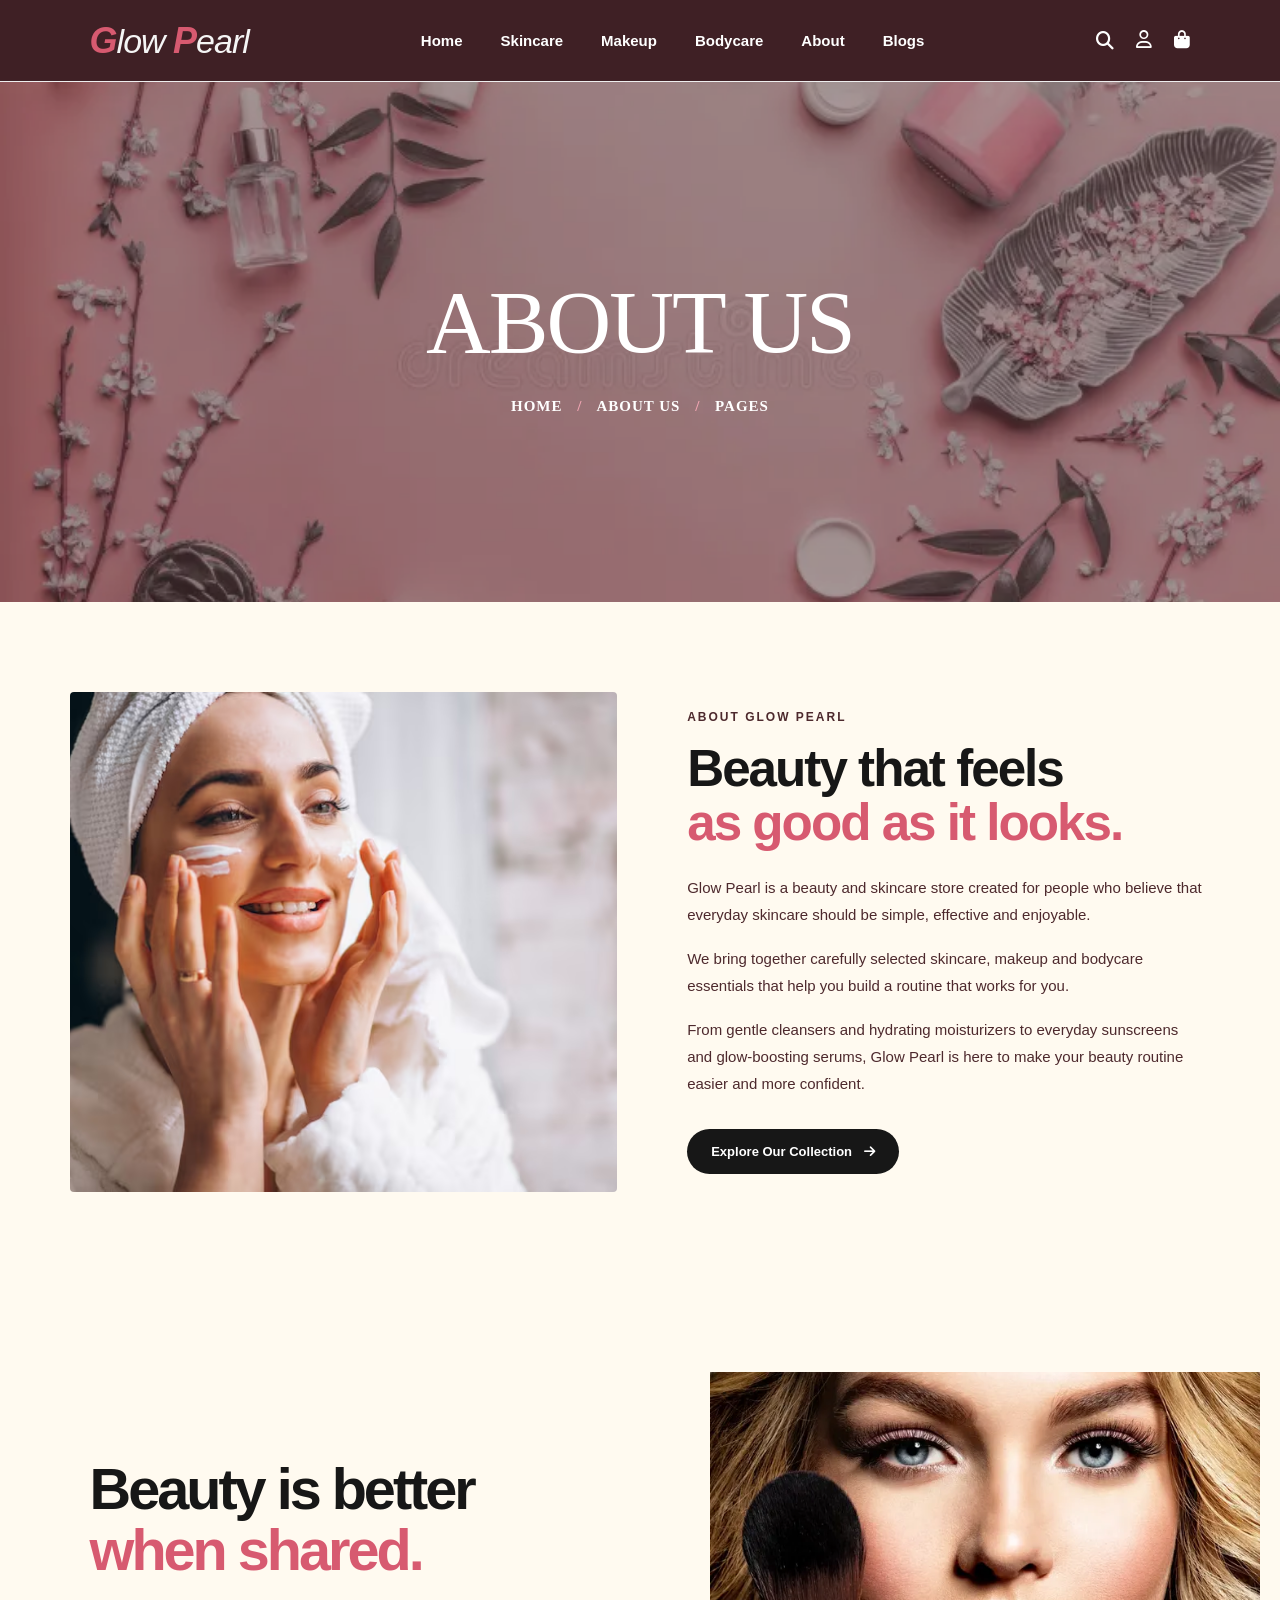
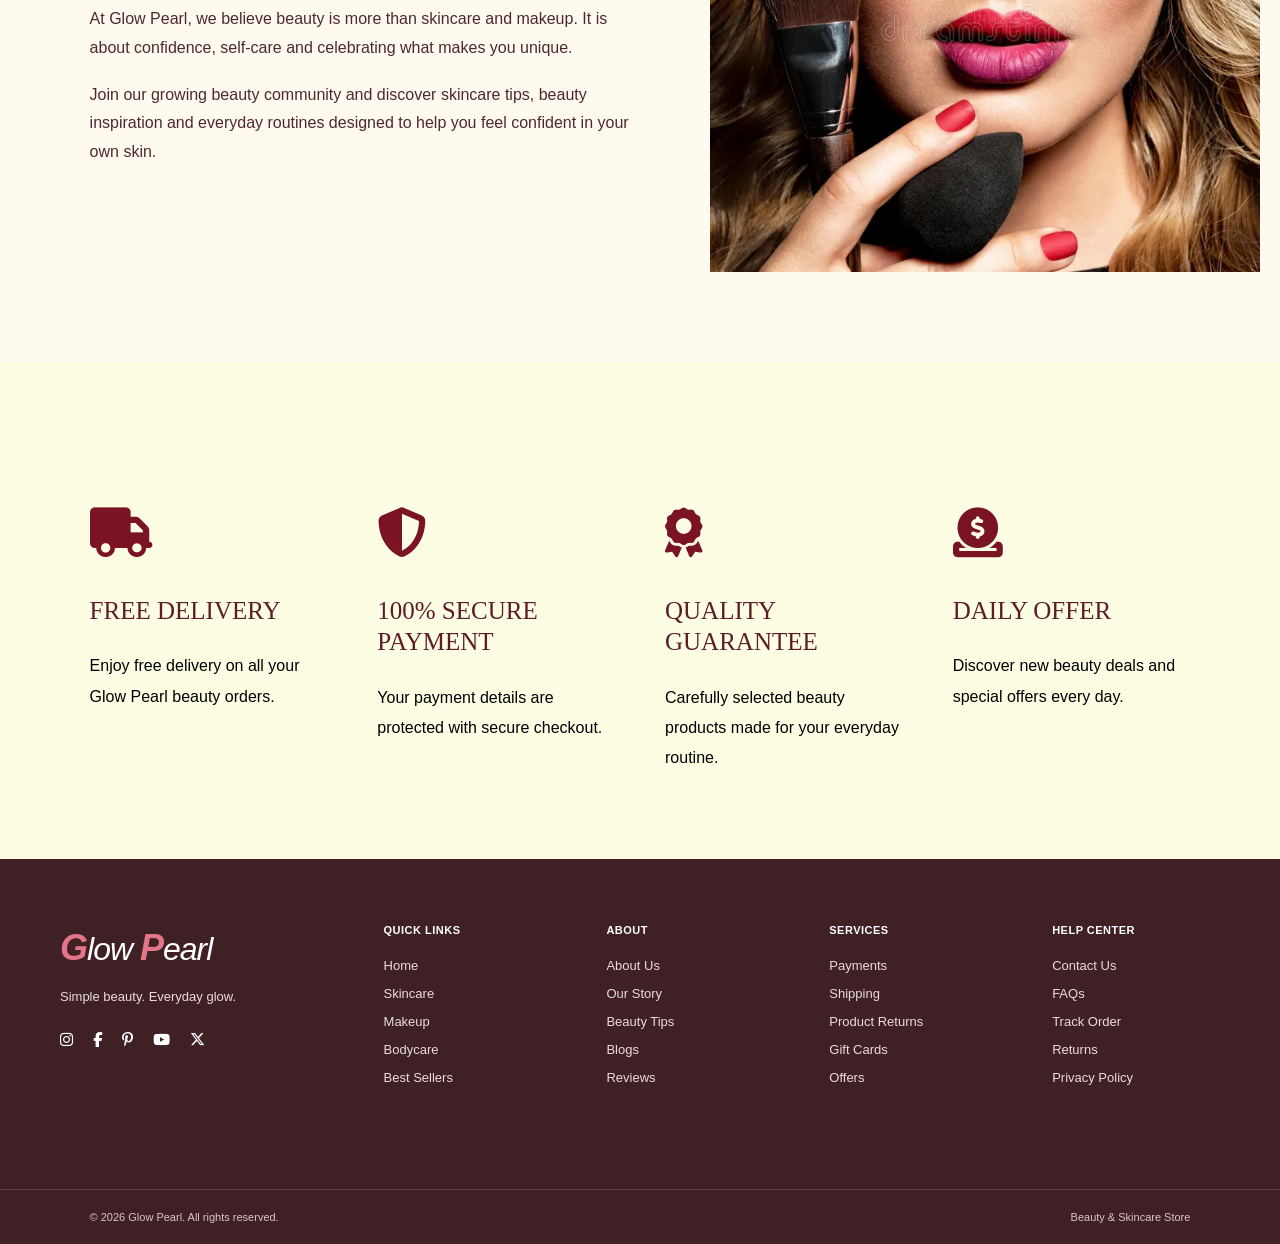
<file: about.html>
<!DOCTYPE html>
<html lang="en">

<head>
    <meta charset="UTF-8">
    <meta name="viewport" content="width=device-width, initial-scale=1.0">
      <link rel = "icon" href = "gp.jpg"></a>
    <title> About Us| Glow Pearl</title>
    <link rel="stylesheet" href="about.css">
    <link rel="stylesheet"
        href="https://cdnjs.cloudflare.com/ajax/libs/font-awesome/6.5.2/css/all.min.css">
</head>
<body>
    <header class="navbar">
        <div class="logo">
  <span class="highlight">G</span>low <span class="highlight">P</span>earl
        </div>
        <nav class="nav-links">
            <a href="index.html">Home</a>
            <a href="skincare.html">Skincare</a>
            <a href="makeup.html">Makeup</a>
            <a href="bodycare.html">Bodycare</a>
            <a href="about.html">About</a>
            <a href="blog.html">Blogs</a>
        </nav>
        <div class="nav-icons">
            <i class="fa-solid fa-magnifying-glass"></i>
            <a href="login.html">
                <i class="fa-regular fa-user"></i>
            </a>
            <a href="cart.html">
                <i class="fa-solid fa-bag-shopping"></i>
                </a>
        </div>
    </header>
    <main>
        <section class="about-hero">
            <img src="images/aboutpage.webp" alt="Glow Pearl Beauty Products">
            <div class="about-overlay"></div>
            <div class="about-hero-content">
                <h1>ABOUT US</h1>
                <p>
                    HOME
                    <span>/</span>
                    ABOUT US
                    <span>/</span>
                    PAGES
                </p>
            </div>
        </div>
            </section>
            <section class="about-intro">
                <div class="about-image">
                    <img src="images/about1.avif"
                         alt="Glow Pearl Skincare Products">
                </div>
                <div class="about-content">
                    <p class="about-small-title">
                        ABOUT GLOW PEARL
                    </p>
                    <h2>
                        Beauty that feels
                        <span>as good as it looks.</span>
                    </h2>
                    <p>
                        Glow Pearl is a beauty and skincare store created
                        for people who believe that everyday skincare should
                        be simple, effective and enjoyable.
                    </p>
                    <p>
                        We bring together carefully selected skincare,
                        makeup and bodycare essentials that help you build
                        a routine that works for you.
                    </p>
                    <p>
                        From gentle cleansers and hydrating moisturizers
                        to everyday sunscreens and glow-boosting serums,
                        Glow Pearl is here to make your beauty routine
                        easier and more confident.
                    </p>
                    <a href="#" class="about-btn">
                        Explore Our Collection
                        <i class="fa-solid fa-arrow-right"></i>
                    </a>
                </div>
                </section>
                <section class="community-section">
                    <div class="community-content">
                        <h2>
                            Beauty is better
                            <span>when shared.</span>
                        </h2>
                        <p>
                            At Glow Pearl, we believe beauty is more than skincare
                            and makeup. It is about confidence, self-care and
                            celebrating what makes you unique.
                        </p>
                        <p>
                            Join our growing beauty community and discover
                            skincare tips, beauty inspiration and everyday
                            routines designed to help you feel confident in
                            your own skin.
                        </p>
                </div>
                <div class="community-image">
                    <img src="images/about2.webp" alt="Glow Pearl Beauty Community">
                </div>
                </section>

<section class="benefits-section">
    <div class="benefit-card">
        <div class="benefit-icon">
            <i class="fa-solid fa-truck"></i>
        </div>
        <h3>FREE DELIVERY</h3>
        <p>
            Enjoy free delivery on all your
            Glow Pearl beauty orders.
        </p>
    </div>
    <div class="benefit-card">
        <div class="benefit-icon">
            <i class="fa-solid fa-shield-halved"></i>
        </div>
        <h3>100% SECURE PAYMENT</h3>
        <p>
            Your payment details are protected
            with secure checkout.
        </p>
    </div>
    <div class="benefit-card">
        <div class="benefit-icon">
            <i class="fa-solid fa-award"></i>
        </div>
        <h3>QUALITY GUARANTEE</h3>
        <p>
            Carefully selected beauty products
            made for your everyday routine.
        </p>
    </div>
    <div class="benefit-card">
        <div class="benefit-icon">
            <i class="fa-solid fa-circle-dollar-to-slot"></i>
        </div>
        <h3>DAILY OFFER</h3>
        <p>
            Discover new beauty deals and
            special offers every day.
        </p>
    </div>
</section>

<footer class="footer">
    <div class="footer-container">
        <div class="footer-brand">
            <div class="footer-logo">
                <span>G</span>low <span>P</span>earl
            </div>
            <p>
                Simple beauty. Everyday glow.
            </p>
            <div class="social-icons">
                    <i class="fa-brands fa-instagram"></i> 
                    <i class="fa-brands fa-facebook-f"></i>
                    <i class="fa-brands fa-pinterest-p"></i>
                    <i class="fa-brands fa-youtube"></i>
                    <i class="fa-brands fa-x-twitter"></i>
            </div>
        </div>
        <div class="footer-column">
            <h3>QUICK LINKS</h3>
            <a href="#">Home</a>
            <a href="#">Skincare</a>
            <a href="#">Makeup</a>
            <a href="#">Bodycare</a>
            <a href="#">Best Sellers</a>
        </div>
        <div class="footer-column">
            <h3>ABOUT</h3>
            <a href="#">About Us</a>
            <a href="#">Our Story</a>
            <a href="#">Beauty Tips</a>
            <a href="#">Blogs</a>
            <a href="#">Reviews</a>
        </div>
        <div class="footer-column">
            <h3>SERVICES</h3>
            <a href="#">Payments</a>
            <a href="#">Shipping</a>
            <a href="#">Product Returns</a>
            <a href="#">Gift Cards</a>
            <a href="#">Offers</a>
        </div>
        <div class="footer-column">
            <h3>HELP CENTER</h3>
            <a href="#">Contact Us</a>
            <a href="#">FAQs</a>
            <a href="#">Track Order</a>
            <a href="#">Returns</a>
            <a href="#">Privacy Policy</a>
        </div>
    </div>
    <div class="footer-bottom">
        <p>
            © 2026 Glow Pearl. All rights reserved.
        </p>
        <p>
            Beauty & Skincare Store
        </p>
    </div>
</footer>
    </main>
    </body>
    </html>
</file>
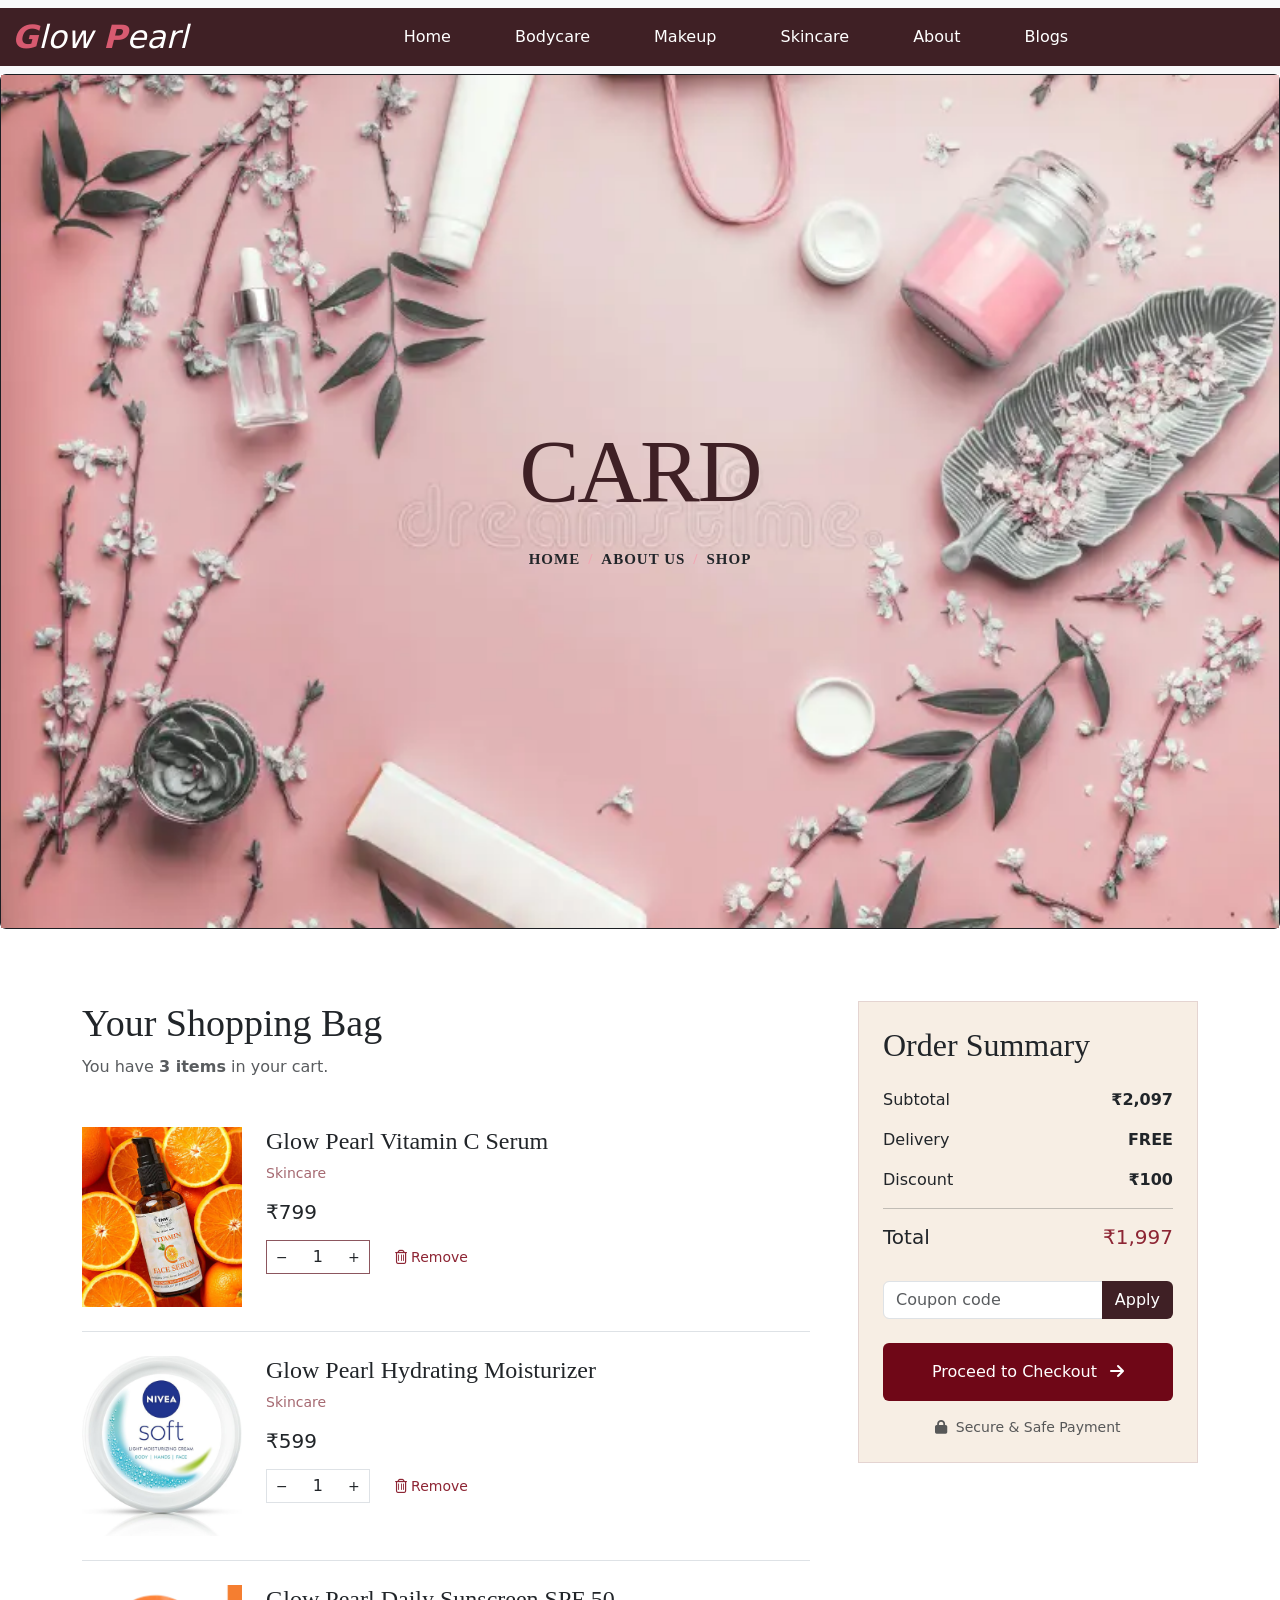
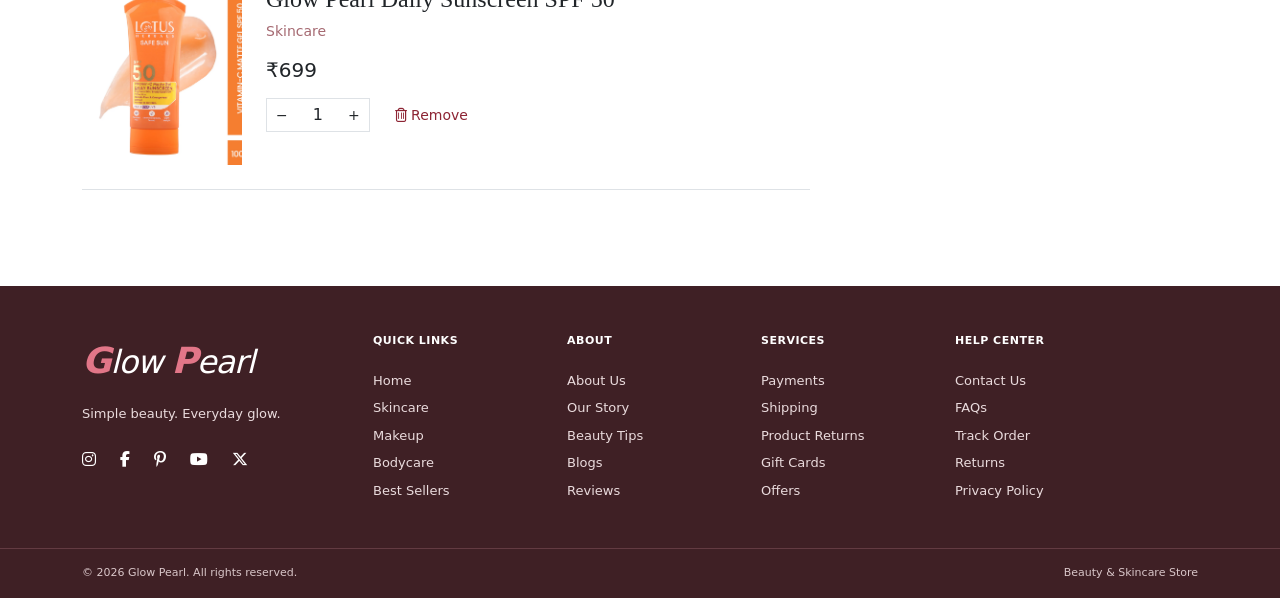
<file: cart.html>
<!DOCTYPE html>
<html lang="en">
<head>
    <meta charset="UTF-8">
    <meta name="viewport" content="width=device-width, initial-scale=1.0">
      <link rel = "icon" href = "gp.jpg"></a>
    <title>Glow Pearl | Beauty & Skincare</title>
    <link href="https://cdn.jsdelivr.net/npm/bootstrap@5.0.2/dist/css/bootstrap.min.css" rel="stylesheet" integrity="sha384-EVSTQN3/azprG1Anm3QDgpJLIm9Nao0Yz1ztcQTwFspd3yD65VohhpuuCOmLASjC" crossorigin="anonymous">
    <link rel="stylesheet"
        href="https://cdnjs.cloudflare.com/ajax/libs/font-awesome/6.5.2/css/all.min.css">
</head>
<body>

    <nav class="navbar navbar-expand-lg navbar-light bg-light">
      <div class="container-fluid"  style="background-color: #3f2025;">
        <a class="navbar-brand fst-italic fs-2 text-white" href="#">
          <span class="fw-bold" style="color: #d75a70;">G</span>low
          <span class="fw-bold" style="color: #d75a70;">P</span>earl
      </a>        <button class="navbar-toggler" style="color: #d75a70;" type="button" data-bs-toggle="collapse" data-bs-target="#navbarScroll" aria-controls="navbarScroll" aria-expanded="false" aria-label="Toggle navigation">
          <span class="navbar-toggler-icon"></span>
        </button>
        <div class="collapse navbar-collapse" id="navbarScroll">
          <ul class="navbar-nav me-auto ms-auto my-2 my-lg-0 navbar-nav-scroll d-flex gap-5 " style="--bs-scroll-height: 100px;">
            <li class="nav-item">
                <a class="nav-link active" aria-current="page" style="color: white;" href="index.html">Home</a>
              </li>
            <li class="nav-item">
              <a class="nav-link active" aria-current="page" style="color: white;" href="bodycare.html">Bodycare</a>
            </li>
            <li class="nav-item">
              <a class="nav-link active" aria-current="page" style="color: white;" href="makeup.html">Makeup</a>
            </li> 
            <li class="nav-item">
              <a class="nav-link active" aria-current="page" style="color: white;" href="skincare.html">Skincare</a>
            </li> 
            <li class="nav-item">
              <a class="nav-link active" aria-current="page" style="color: white;" href="about.html">About</a>
            </li> 
            <li class="nav-item">
              <a class="nav-link active" aria-current="page" style="color: white;" href="blog.html">Blogs</a>
            </li>
            </li>
          </ul>
        </div>
      </div>
    </nav>
    <div class="card bg-dark"> 
      <img src="images/aboutpage.webp" class="w-100 h-100 object-fit-cover d-block" alt="Glow Pearl Beauty Products">
      <div class="card-img-overlay">
    <div class="position-absolute top-50 start-50 translate-middle text-center w-100">
<h1 class="mb-4" style="font-size: clamp(55px, 7vw, 90px); color: #3f2025;
       font-family: Cambria, Cochin, Georgia, serif;
       font-weight: 500;
       letter-spacing: -2px;">CARD</h1>
<p class="fw-semibold" style="font-size: 15px;font-family: Cambria, Cochin, Georgia, serif;letter-spacing: 1px;">
HOME<span class="mx-2" style="color: #f2a5b3;">/</span>ABOUT US<span class="mx-2" style="color: #f2a5b3;">/</span>SHOP</p>
</div>
</div>
</div>
<section class="py-5">
<div class="container py-4">
<div class="row g-5">
<div class="col-lg-8">
<div class="mb-4">
<h2 style="font-family:Cambria, Georgia, serif;font-size:38px;">Your Shopping Bag</h2>
<p class="text-muted">
    You have <strong>3 items</strong>
    in your cart.
</p>
</div>
<div class="d-flex gap-4 py-4 border-bottom">
<div style="
    width:160px;
    height:180px;
    flex-shrink:0;
    background-color:#f8e8e7;">
    <img src="images/serum1.jpg"
         alt="Vitamin C Serum"
         class="w-100 h-100"
         style="object-fit:cover;">
</div>
<div class="flex-grow-1">
    <h4 style="font-family:Cambria, Georgia, serif;">
        Glow Pearl Vitamin C Serum
    </h4>
    <p class="small"
       style="color:#a66a72;">
        Skincare
    </p>
    <h5>
        ₹799
    </h5>
    <div class="d-flex align-items-center gap-3 mt-3">
        <div class="d-flex border"
             style="border-color:#8c565e!important;">
            <button class="btn btn-sm"
                    onclick="decrease(1)">
                −
            </button>
            <span id="quantity1"
                  class="px-3 py-1">
                1
            </span>
            <button class="btn btn-sm"
                    onclick="increase(1)">
                +
            </button>
        </div>
        <button class="btn btn-sm"
                style="color:#8d2534;">
            <i class="fa-regular fa-trash-can"></i>
            Remove
        </button>
    </div>
</div>
</div>
<div class="d-flex gap-4 py-4 border-bottom">
<div style="
    width:160px;
    height:180px;
    flex-shrink:0;
    background-color:#f8e8e7;">
    <img src="images/moisturizing.jpg"
         alt="Moisturizer"
         class="w-100 h-100"
         style="object-fit:cover;">
</div>
<div class="flex-grow-1">
    <h4 style="
        font-family:Cambria, Georgia, serif;">
        Glow Pearl Hydrating Moisturizer
    </h4>
    <p class="small"
       style="color:#a66a72;">
        Skincare
    </p>
    <h5>
        ₹599
    </h5>
    <div class="d-flex align-items-center gap-3 mt-3">
        <div class="d-flex border">
            <button class="btn btn-sm" onclick="decrease(2)">
                −
            </button>
            <span id="quantity2"
                  class="px-3 py-1">
                1
            </span>

            <button class="btn btn-sm"
                    onclick="increase(2)">
                +
            </button>
        </div>
        <button class="btn btn-sm"
                style="color:#8d2534;">
            <i class="fa-regular fa-trash-can"></i>
            Remove
        </button>
    </div>
</div>
</div>
<div class="d-flex gap-4 py-4 border-bottom">
<div style="
    width:160px;
    height:180px;
    flex-shrink:0;
    background-color:#f8e8e7;">
    <img src="images/Sunscreen.webp"
         alt="Sunscreen"
         class="w-100 h-100"
         style="object-fit:cover;">
</div>
<div class="flex-grow-1">
    <h4 style="
        font-family:Cambria, Georgia, serif;">
        Glow Pearl Daily Sunscreen SPF 50
    </h4>
    <p class="small"
       style="color:#a66a72;">
        Skincare
    </p>
    <h5>₹699</h5>
    <div class="d-flex align-items-center gap-3 mt-3">
        <div class="d-flex border">
            <button class="btn btn-sm" onclick="decrease(3)">−
            </button>
            <span id="quantity3"
                  class="px-3 py-1">
                1
            </span>
            <button class="btn btn-sm"
                    onclick="increase(3)">
                +
            </button>
        </div>
        <button class="btn btn-sm"
                style="color:#8d2534;">
            <i class="fa-regular fa-trash-can"></i>
            Remove
        </button>
    </div>
</div>
</div>
<div class="mt-4">
</div>
</div>
<div class="col-lg-4">
<div class="p-4"
 style="
 background-color:#f7eee4;
 border:1px solid #e4d4d1;
 ">
<h2 style="
    font-family:Cambria, Georgia, serif;
    ">
    Order Summary
</h2>
<div class="d-flex justify-content-between mt-4">
    <span>
        Subtotal
    </span>
    <strong>
        ₹2,097
    </strong>
</div>
<div class="d-flex justify-content-between mt-3">
    <span>
        Delivery
    </span>
    <strong>
        FREE
    </strong>
</div>
<div class="d-flex justify-content-between mt-3">
    <span>
        Discount
    </span>
    <strong>
        ₹100
    </strong>
</div>
<hr>
<div class="d-flex justify-content-between mb-4">
    <h5>
        Total
    </h5>
    <h5 style="color:#8d2534;">
        ₹1,997
    </h5>
</div>
<div class="input-group mb-4">
    <input type="text"
           class="form-control"
           placeholder="Coupon code">
    <button class="btn text-white"
            style="background-color:#3f2025;">
        Apply
    </button>
</div>
<a href="#"
   class="btn w-100 text-white py-3"
   style="background-color:#6f0717;">
    Proceed to Checkout
    <i class="fa-solid fa-arrow-right ms-2"></i>
</a>
<p class="text-center small text-muted mt-3 mb-0">
    <i class="fa-solid fa-lock me-1"></i>
    Secure & Safe Payment
</p>
</div>
</div>
</div>
</div>
</section>
<footer style="background-color: #3f2025; color: #ffffff;">
  <div class="container py-5">
      <div class="row g-5">
          <div class="col-lg-3 col-md-6">
              <div class="fst-italic mb-3"
                   style="font-size: 32px; letter-spacing: -1px;">
                  <span style="color: #e27688;
                               font-size: 36px;
                               font-weight: 700;">
                      G</span>low
                  <span style="color: #e27688;
                               font-size: 36px;
                               font-weight: 700;">
                      P</span>earl
              </div>
              <p class="mb-4"
                 style="font-size: 13px;
                        color: #eadbdd;
                        line-height: 1.6;">
                  Simple beauty. Everyday glow.
              </p>
              <div class="d-flex gap-4">
                  <a href="#"
                     class="text-white text-decoration-none"
                     style="transition: 0.3s;">
                      <i class="fa-brands fa-instagram"></i>
                  </a>
                  <a href="#"
                     class="text-white text-decoration-none">
                      <i class="fa-brands fa-facebook-f"></i>
                  </a>
                  <a href="#"
                     class="text-white text-decoration-none">
                      <i class="fa-brands fa-pinterest-p"></i>
                  </a>
                  <a href="#"
                     class="text-white text-decoration-none">
                      <i class="fa-brands fa-youtube"></i>
                  </a>
                  <a href="#"
                     class="text-white text-decoration-none">
                      <i class="fa-brands fa-x-twitter"></i>
                  </a>
              </div>
          </div>
          <div class="col-lg-2 col-md-6">
              <h6 class="fw-bold mb-4"
                  style="font-size: 11px;
                         letter-spacing: 0.5px;">
                  QUICK LINKS
              </h6>
              <div class="d-flex flex-column gap-2">
                  <a href="#"
                     class="text-decoration-none"
                     style="font-size: 13px;
                            color: #eadbdd;">
                      Home
                  </a>
                  <a href="#"
                     class="text-decoration-none"
                     style="font-size: 13px;
                            color: #eadbdd;">
                      Skincare
                  </a>
                  <a href="#"
                     class="text-decoration-none"
                     style="font-size: 13px;
                            color: #eadbdd;">
                      Makeup
                  </a>
                  <a href="#"
                     class="text-decoration-none"
                     style="font-size: 13px;
                            color: #eadbdd;">
                      Bodycare
                  </a>
                  <a href="#"
                     class="text-decoration-none"
                     style="font-size: 13px;
                            color: #eadbdd;">
                      Best Sellers
                  </a>
              </div>
          </div>
          <div class="col-lg-2 col-md-6">
              <h6 class="fw-bold mb-4"
                  style="font-size: 11px;
                         letter-spacing: 0.5px;">
                  ABOUT
              </h6>
              <div class="d-flex flex-column gap-2">
                  <a href="#"
                     class="text-decoration-none"
                     style="font-size: 13px;
                            color: #eadbdd;">
                      About Us
                  </a>
                  <a href="#"
                     class="text-decoration-none"
                     style="font-size: 13px;
                            color: #eadbdd;">
                      Our Story
                  </a>
                  <a href="#"
                     class="text-decoration-none"
                     style="font-size: 13px;
                            color: #eadbdd;">
                      Beauty Tips
                  </a>
                  <a href="#"
                     class="text-decoration-none"
                     style="font-size: 13px;
                            color: #eadbdd;">
                      Blogs
                  </a>
                  <a href="#"
                     class="text-decoration-none"
                     style="font-size: 13px;
                            color: #eadbdd;">
                      Reviews
                  </a>
              </div>
          </div>
          <div class="col-lg-2 col-md-6">
              <h6 class="fw-bold mb-4"
                  style="font-size: 11px;
                         letter-spacing: 0.5px;">
                  SERVICES
              </h6>
              <div class="d-flex flex-column gap-2">
                  <a href="#"
                     class="text-decoration-none"
                     style="font-size: 13px;
                            color: #eadbdd;">
                      Payments
                  </a>
                  <a href="#"
                     class="text-decoration-none"
                     style="font-size: 13px;
                            color: #eadbdd;">
                      Shipping
                  </a>
                  <a href="#"
                     class="text-decoration-none"
                     style="font-size: 13px;
                            color: #eadbdd;">
                      Product Returns
                  </a>
                  <a href="#"
                     class="text-decoration-none"
                     style="font-size: 13px;
                            color: #eadbdd;">
                      Gift Cards
                  </a>
                  <a href="#"
                     class="text-decoration-none"
                     style="font-size: 13px;
                            color: #eadbdd;">
                      Offers
                  </a>
              </div>
          </div>
          <div class="col-lg-3 col-md-6">
              <h6 class="fw-bold mb-4"
                  style="font-size: 11px;
                         letter-spacing: 0.5px;">
                  HELP CENTER
              </h6>
              <div class="d-flex flex-column gap-2">
                  <a href="#"
                     class="text-decoration-none"
                     style="font-size: 13px;
                            color: #eadbdd;">
                      Contact Us
                  </a>
                  <a href="#"
                     class="text-decoration-none"
                     style="font-size: 13px;
                            color: #eadbdd;">
                      FAQs
                  </a>
                  <a href="#"
                     class="text-decoration-none"
                     style="font-size: 13px;
                            color: #eadbdd;">
                      Track Order
                  </a>
                  <a href="#"
                     class="text-decoration-none"
                     style="font-size: 13px;
                            color: #eadbdd;">
                      Returns
                  </a>
                  <a href="#"
                     class="text-decoration-none"
                     style="font-size: 13px;
                            color: #eadbdd;">
                      Privacy Policy
                  </a>
              </div>
          </div>
      </div>
  </div>
  <div style="border-top: 1px solid #633b42;">
      <div class="container">
          <div class="d-flex flex-column flex-md-row
                      justify-content-between
                      align-items-center
                      py-3">
              <p class="mb-0"
                 style="font-size: 11px;
                        color: #d9c6c9;">
                  &copy; 2026 Glow Pearl. All rights reserved.
              </p>
              <p class="mb-0"
                 style="font-size: 11px;
                        color: #d9c6c9;">
                  Beauty &amp; Skincare Store
              </p>
          </div>
      </div>
  </div>
</footer>
<script src="https://cdn.jsdelivr.net/npm/bootstrap@5.0.2/dist/js/bootstrap.bundle.min.js" integrity="sha384-MrcW6ZMFYlzcLA8Nl+NtUVF0sA7MsXsP1UyJoMp4YLEuNSfAP+JcXn/tWtIaxVXM" crossorigin="anonymous"></script>
</body>
</html>
</file>
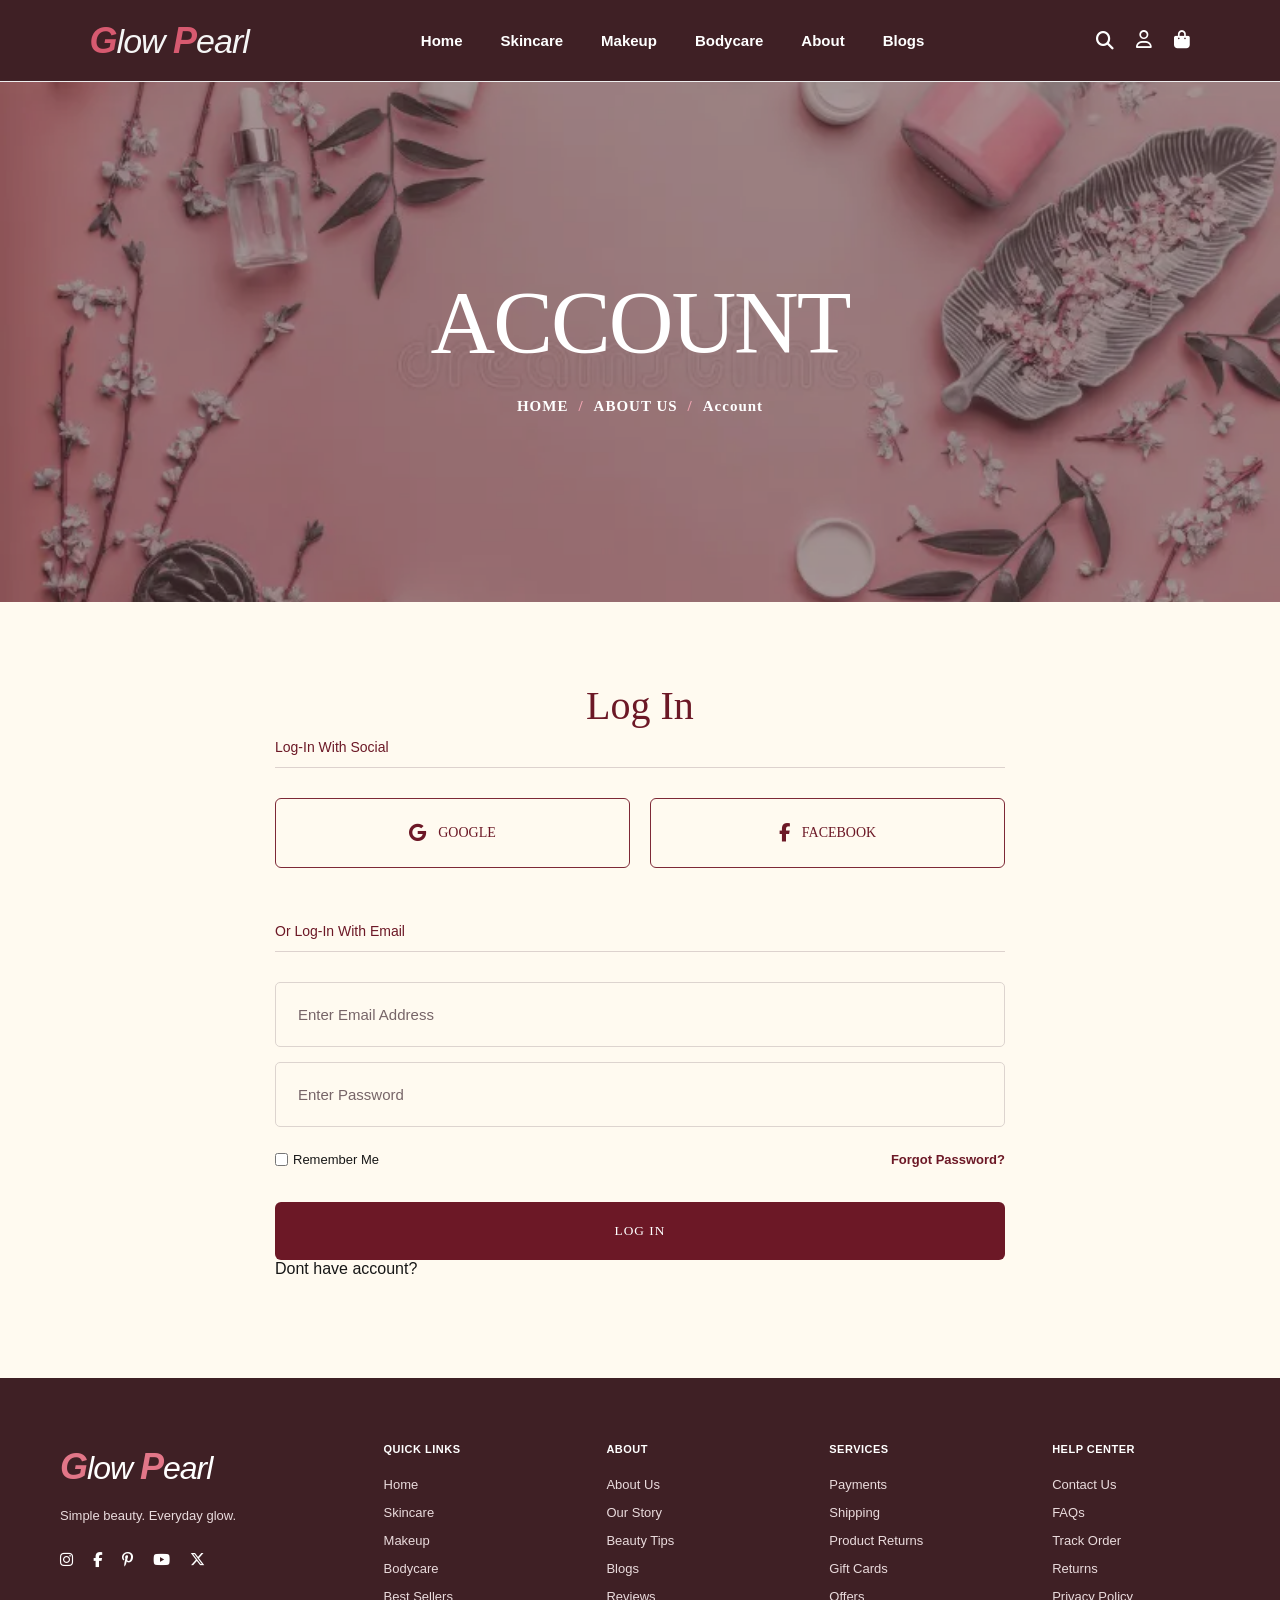
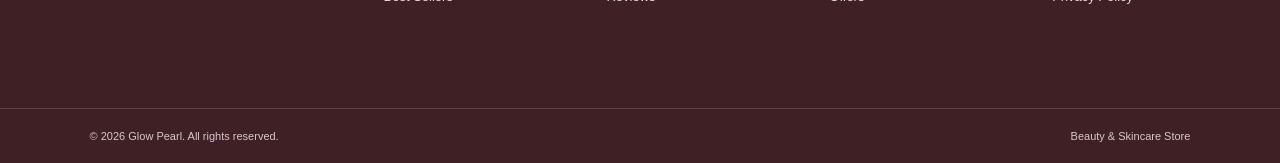
<file: login.html>
<!DOCTYPE html>
<html lang="en">

<head>
    <meta charset="UTF-8">
    <meta name="viewport" content="width=device-width, initial-scale=1.0">
      <link rel = "icon" href = "gp.jpg"></a>
    <title> LOGIN| Glow Pearl</title>
    <link rel="stylesheet" href="login.css">
    <link rel="stylesheet"
        href="https://cdnjs.cloudflare.com/ajax/libs/font-awesome/6.5.2/css/all.min.css">
</head>
<body>
    <header class="navbar">
        <div class="logo">
  <span class="highlight">G</span>low <span class="highlight">P</span>earl
        </div>
        <nav class="nav-links">
            <a href="index.html">Home</a>
            <a href="skincare.html">Skincare</a>
            <a href="makeup.html">Makeup</a>
            <a href="bodycare.html">Bodycare</a>
            <a href="about.html">About</a>
            <a href="blog.html">Blogs</a>
        </nav>
        <div class="nav-icons">
            <i class="fa-solid fa-magnifying-glass"></i>
            <a href="login.html">
                <i class="fa-regular fa-user"></i>
            </a>
            <a href="cart.html">
                <i class="fa-solid fa-bag-shopping"></i>
                </a>
        </div>
    </header>
    <main>
        <section class="product-hero">
            <img src="images/aboutpage.webp" alt="Glow Pearl Beauty Products">
            <div class="product-overlay"></div>
            <div class="product-hero-content">
                <h1>ACCOUNT</h1>
                <p>HOME<span>/</span>ABOUT US<span>/</span>Account</p>
            </div>
        </div>
        </section>
        <main class="login-section">
            <div class="login-container">
                <div class="login-heading">
                    <h1>Log In</h1>
                </div>
            <section class="social-login">
                <h3>Log-In With Social</h3>
                <div class="social-buttons">
                    <button type="button">
                        <i class="fa-brands fa-google"></i>
                        GOOGLE
                    </button>
                    <button type="button">
                        <i class="fa-brands fa-facebook-f"></i>
                        FACEBOOK
                    </button>
                </div>
            </section>
            <section class="email-login">
                <h3>Or Log-In With Email</h3>
                <form>
                    <div class="input-box">
                        <input
                            type="email"
                            placeholder="Enter Email Address"
                            required>
                    </div>
                    <div class="input-box password-box">
                        <input
                            type="password"
                            id="loginPassword"
                            placeholder="Enter Password"
                            required>
                    
                    </div>
                    <div class="login-options">
                        <label>
                            <input type="checkbox">
                            Remember Me
                        </label>
                        <a href="#">
                            Forgot Password?
                        </a>
                    </div>
                    <button
                        type="submit"
                        class="main-btn">
                        LOG IN
                    </button>
                    <a href="signup.html">
                        Dont have account?
                    </a>

                </form>
               
            </section>
        
        </main>
    <footer class="footer">
        <div class="footer-container">
            <div class="footer-brand">
                <div class="footer-logo">
                    <span>G</span>low <span>P</span>earl
                </div>
                <p>
                    Simple beauty. Everyday glow.
                </p>
                <div class="social-icons">
                        <i class="fa-brands fa-instagram"></i> 
                        <i class="fa-brands fa-facebook-f"></i>
                        <i class="fa-brands fa-pinterest-p"></i>
                        <i class="fa-brands fa-youtube"></i>
                        <i class="fa-brands fa-x-twitter"></i>
                </div>
            </div>
            <div class="footer-column">
                <h3>QUICK LINKS</h3>
                <a href="#">Home</a>
                <a href="#">Skincare</a>
                <a href="#">Makeup</a>
                <a href="#">Bodycare</a>
                <a href="#">Best Sellers</a>
            </div>
            <div class="footer-column">
                <h3>ABOUT</h3>
                <a href="#">About Us</a>
                <a href="#">Our Story</a>
                <a href="#">Beauty Tips</a>
                <a href="#">Blogs</a>
                <a href="#">Reviews</a>
            </div>
            <div class="footer-column">
                <h3>SERVICES</h3>
                <a href="#">Payments</a>
                <a href="#">Shipping</a>
                <a href="#">Product Returns</a>
                <a href="#">Gift Cards</a>
                <a href="#">Offers</a>
            </div>
            <div class="footer-column">
                <h3>HELP CENTER</h3>
                <a href="#">Contact Us</a>
                <a href="#">FAQs</a>
                <a href="#">Track Order</a>
                <a href="#">Returns</a>
                <a href="#">Privacy Policy</a>
            </div>
        </div>
        <div class="footer-bottom">
            <p>
                © 2026 Glow Pearl. All rights reserved.
            </p>
            <p>
                Beauty & Skincare Store
            </p>
        </div>
    </footer>
    </main>
    </body>
    </html>
</file>
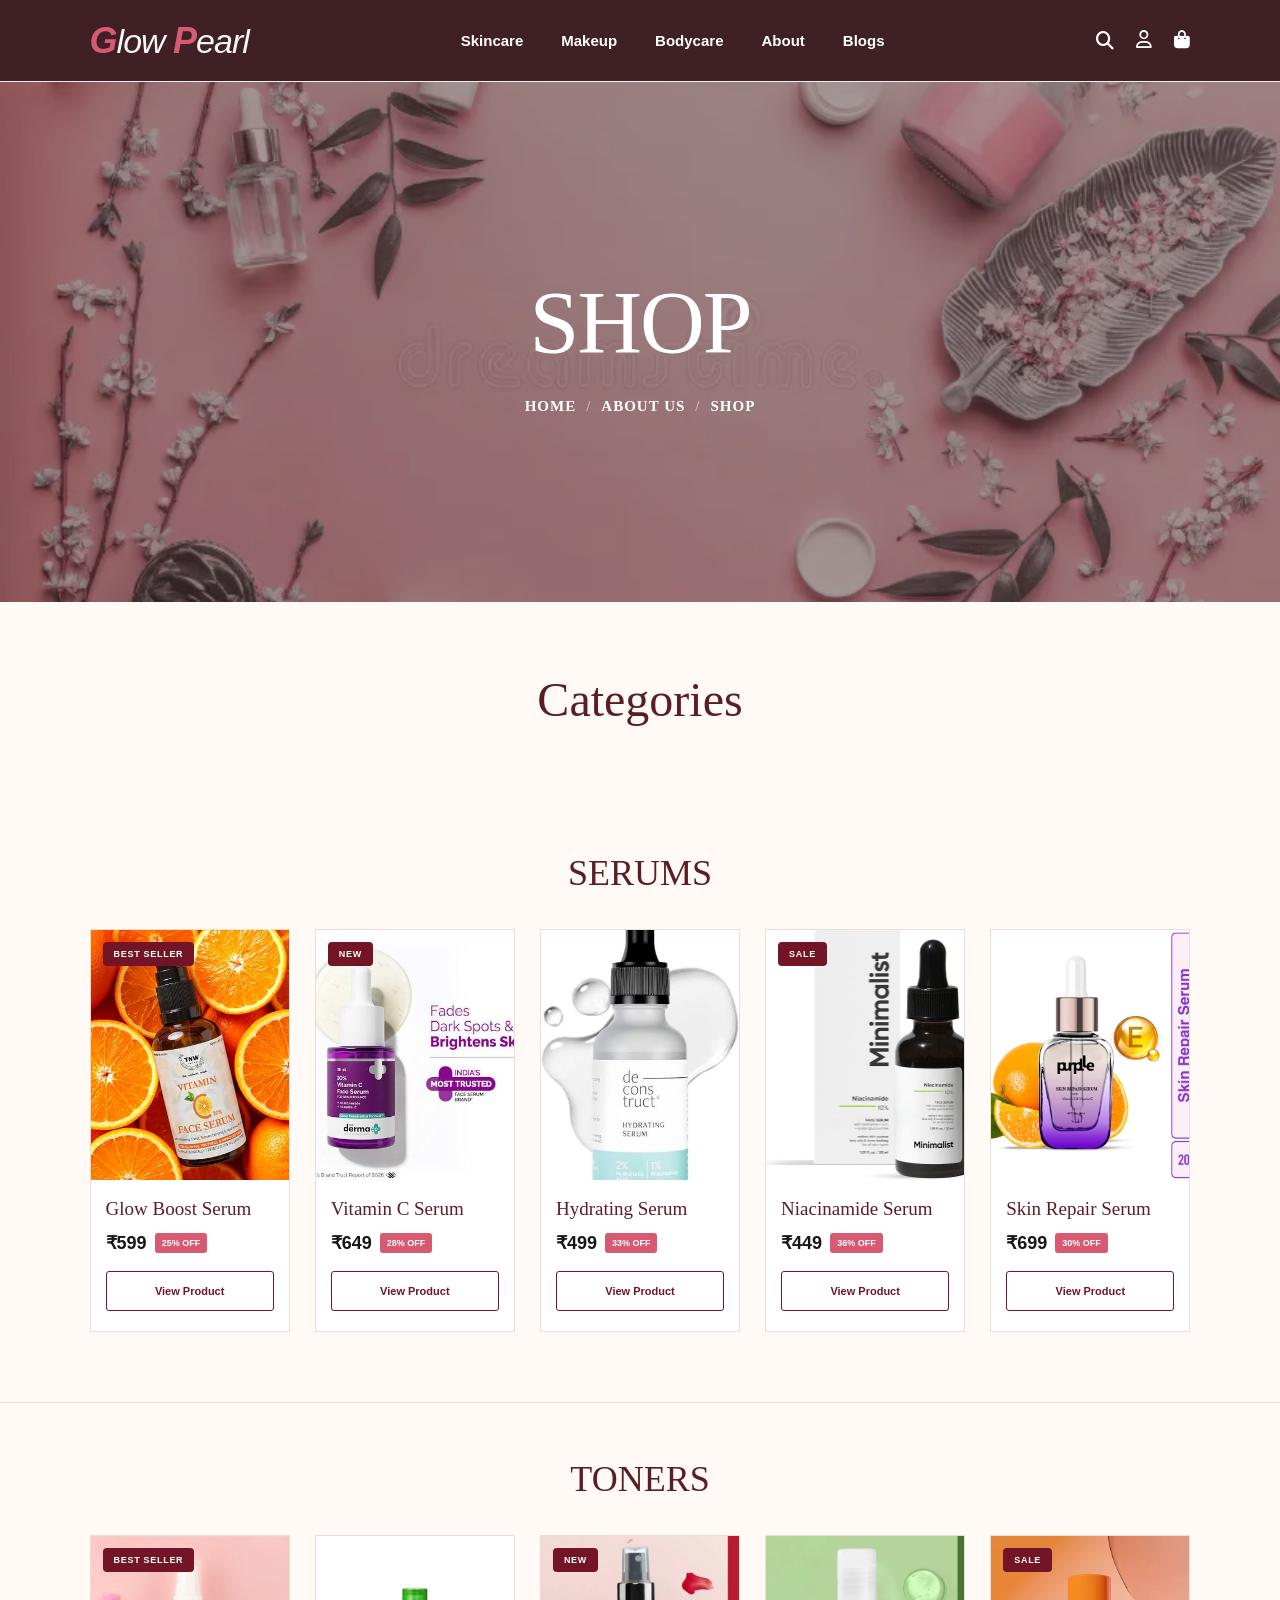
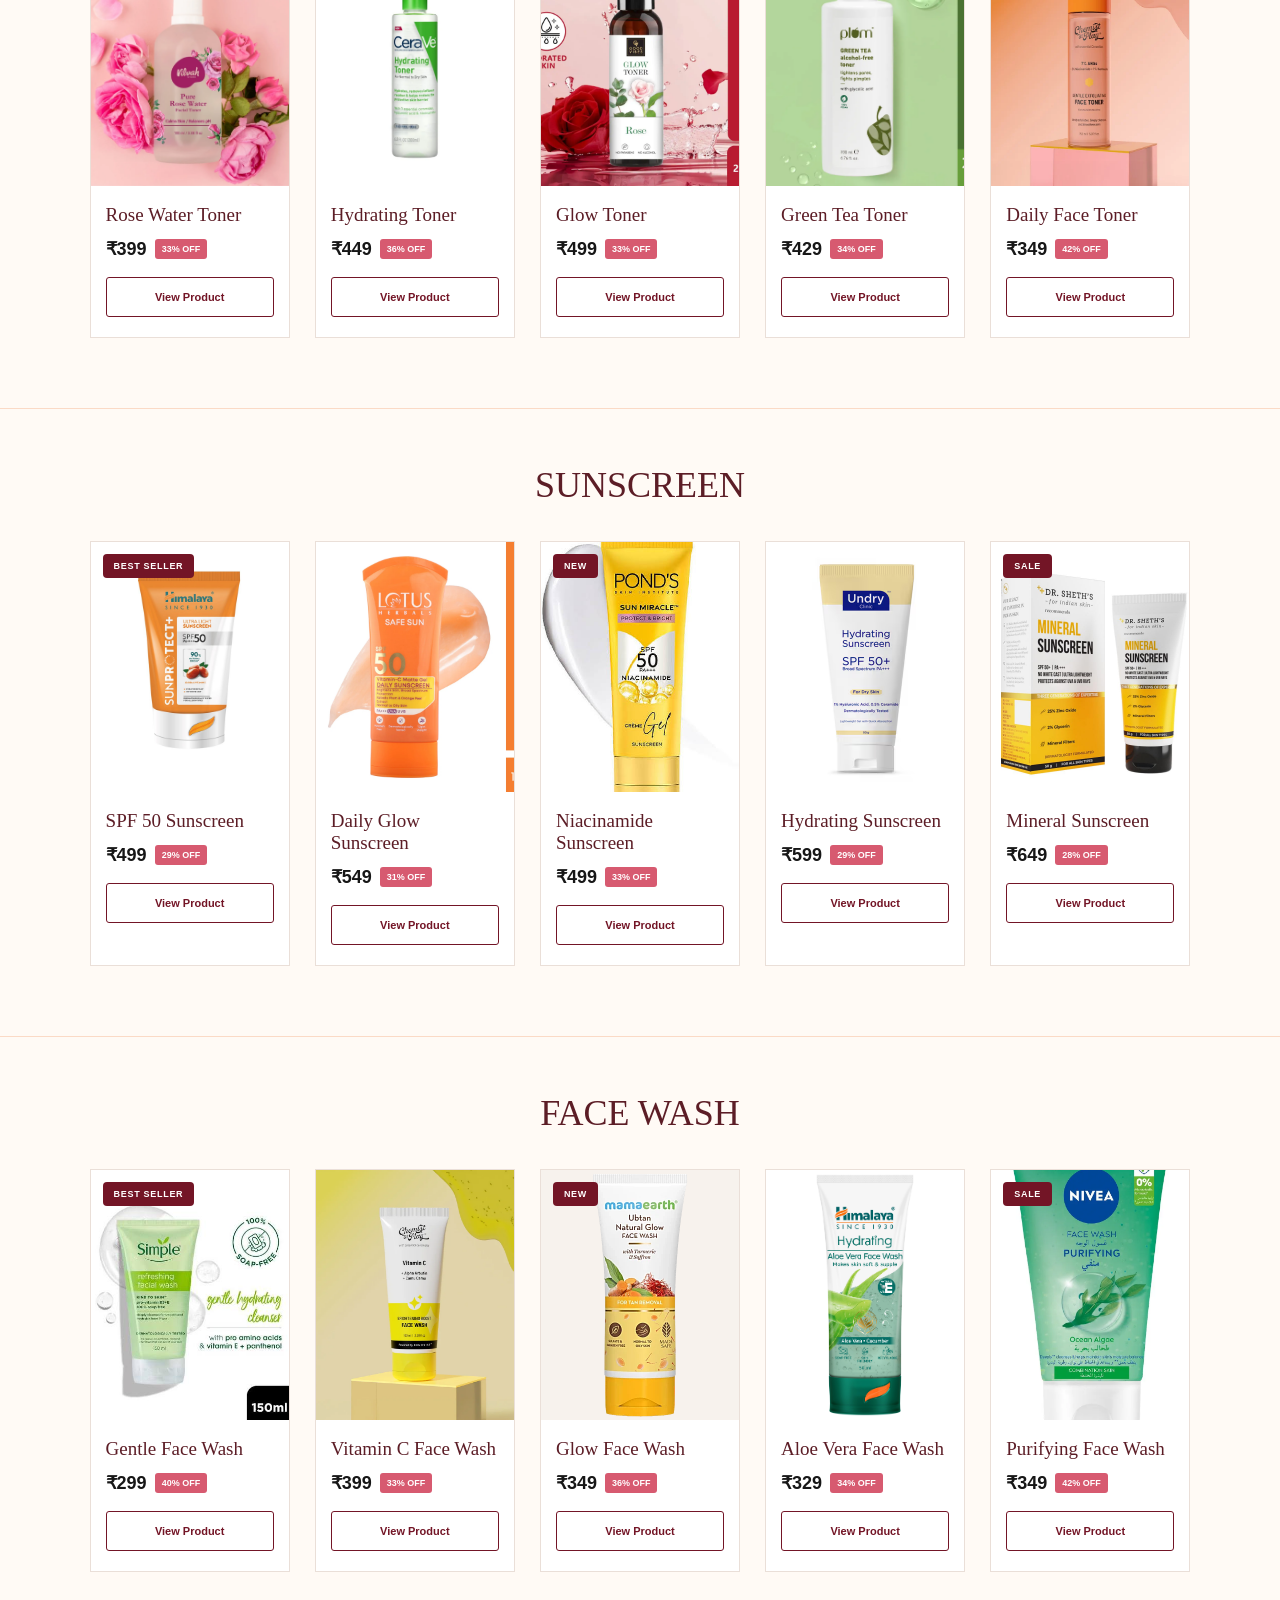
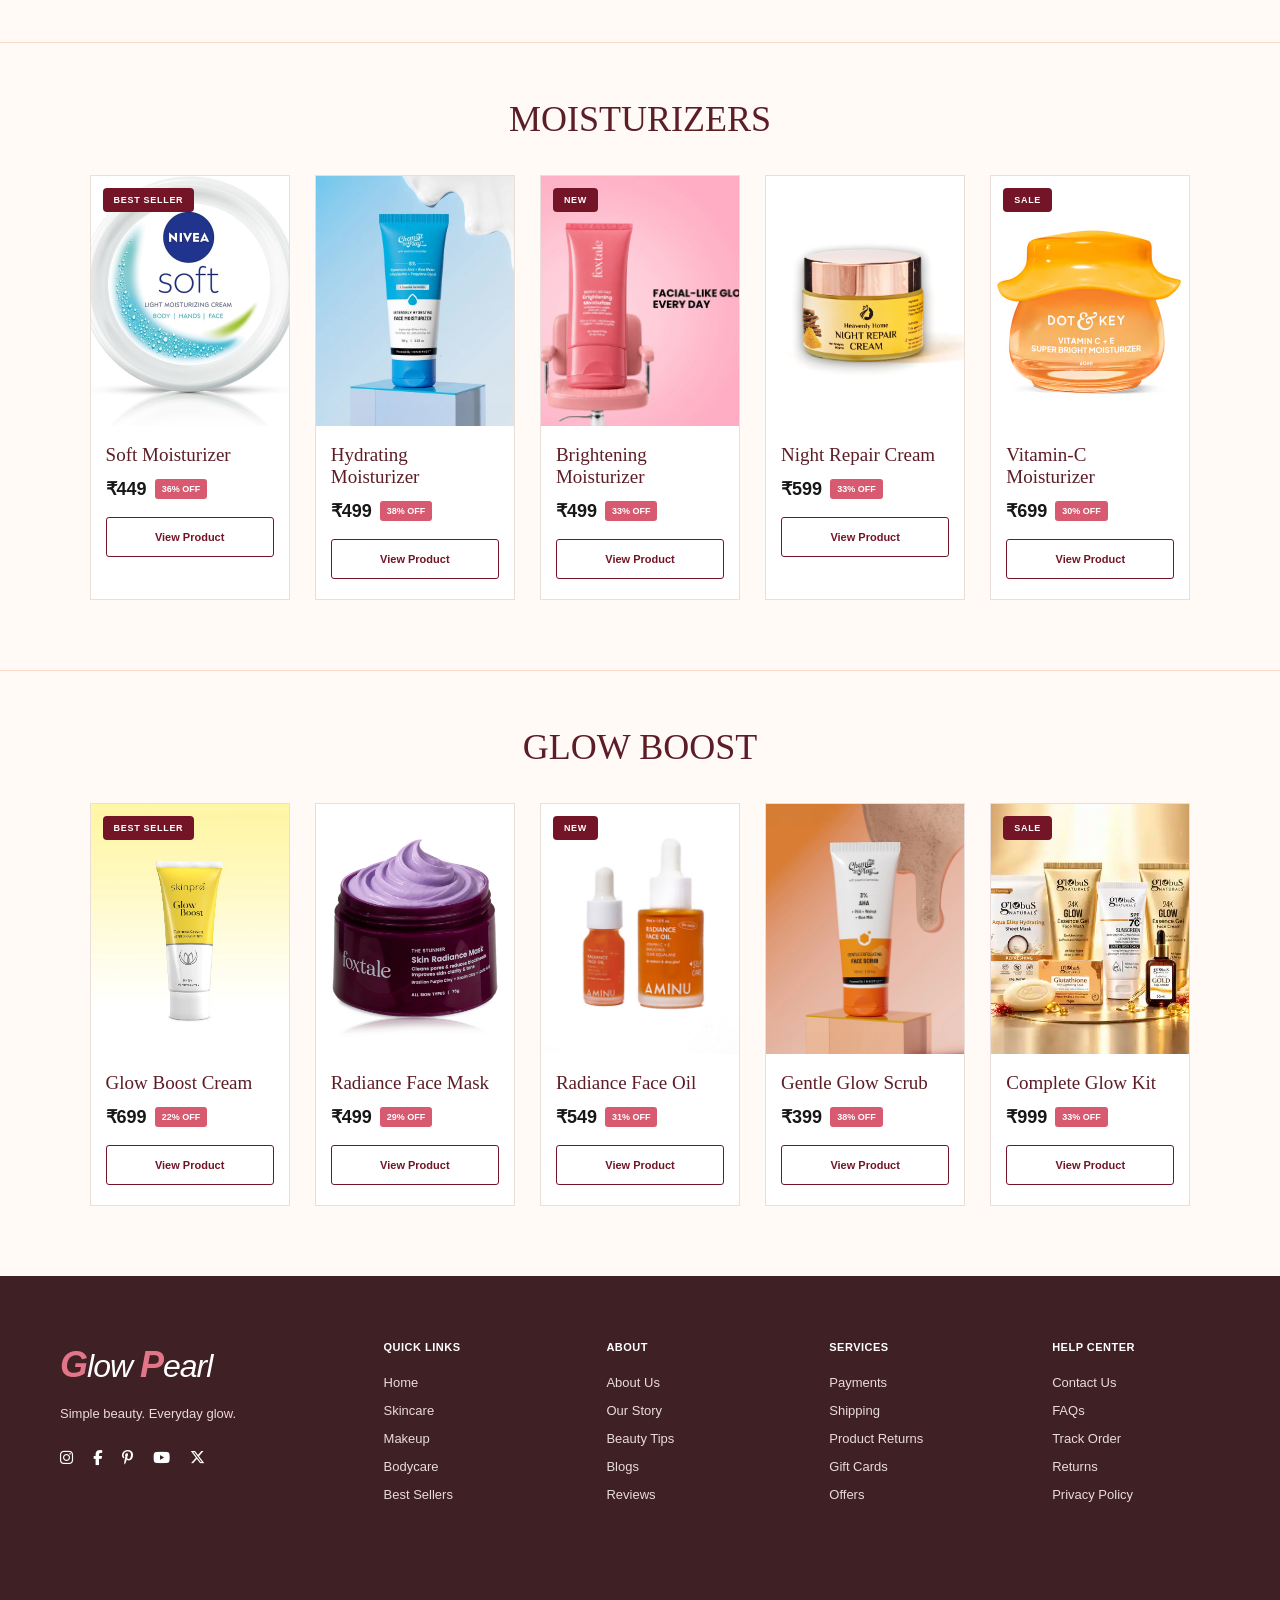
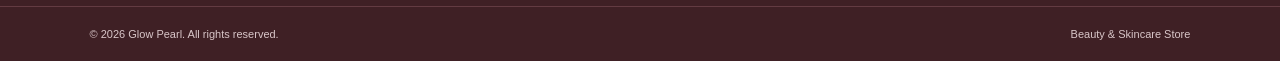
<file: product.html>
<!DOCTYPE html>
<html lang="en">

<head>
    <meta charset="UTF-8">
    <meta name="viewport" content="width=device-width, initial-scale=1.0">
      <link rel = "icon" href = "gp.jpg"></a>
    <title> SHOPS| Glow Pearl</title>
    <link rel="stylesheet" href="product.css">
    <link rel="stylesheet"
        href="https://cdnjs.cloudflare.com/ajax/libs/font-awesome/6.5.2/css/all.min.css">
</head>
<body>
    <header class="navbar">
        <div class="logo">
  <span class="highlight">G</span>low <span class="highlight">P</span>earl
        </div>
        <nav class="nav-links">
            <a href="product.html">Skincare</a>
            <a href="product.html">Makeup</a>
            <a href="product.html">Bodycare</a>
            <a href="about.html">About</a>
            <a href="about.html">Blogs</a>
        </nav>
        <div class="nav-icons">
            <i class="fa-solid fa-magnifying-glass"></i>
            <a href="login.html">
                <i class="fa-regular fa-user"></i>
            </a>
            <a href="cart.html">
                <i class="fa-solid fa-bag-shopping"></i>
                </a>
        </div>
    </header>
    <main>
        <section class="product-hero">
            <img src="images/aboutpage.webp" alt="Glow Pearl Beauty Products">
            <div class="product-overlay"></div>
            <div class="product-hero-content">
                <h1>SHOP</h1>
                <p>HOME<span>/</span>ABOUT US<span>/</span>SHOP</p>
            </div>
        </div>
        </section>
            <section class="shop-heading">
                <h1>Categories</h1>
            </section>
            <section class="product-category">
                <div class="category-title">
                    <h2>Serums</h2>
                </div>
                <div class="shop-products">
                    <div class="shop-card">
                        <div class="shop-image">
                            <span class="shop-badge">BEST SELLER</span>
                            <img src="images/serum1.jpg" alt="Glow Serum">
                        </div>
                        <div class="shop-info">
                            <h3>Glow Boost Serum</h3>
                            <div class="shop-price">
                                <span class="shop-new-price">₹599</span>
                                <span class="shop-discount">25% OFF</span>
                            </div>
                            <div class="shop-buttons">
                                <button class="view-btn">View Product</button>
                            </div>
                        </div>
                    </div>
                    <div class="shop-card">
                        <div class="shop-image">
                            <span class="shop-badge">NEW</span>
                            <img src="images/serumprice.jpg" alt="Vitamin C Serum">
                        </div>
                        <div class="shop-info">
                            <h3>Vitamin C Serum</h3>
                            <div class="shop-price">
                                <span class="shop-new-price">₹649</span>
                                <span class="shop-discount">28% OFF</span>
                            </div>
                            <div class="shop-buttons">
                                <button class="view-btn">View Product</button>                            </div>
                        </div>
                    </div>
                    <div class="shop-card">
        
                        <div class="shop-image">
                            <img src="images/serum-3.jpg" alt="Hydrating Serum">
                        </div>
        
                        <div class="shop-info">
                            <h3>Hydrating Serum</h3>
        
                            <div class="shop-price">
                                <span class="shop-new-price">₹499</span>
                                <span class="shop-discount">33% OFF</span>
                            </div>
                            <div class="shop-buttons">
                                <button class="view-btn">View Product</button>                               
                            </div>
                        </div>
                    </div>
                    <div class="shop-card">
                        <div class="shop-image">
                            <span class="shop-badge">SALE</span>
                            <img src="images/serum-4.jpg" alt="Niacinamide Serum">
                        </div>
                        <div class="shop-info">
                            <h3>Niacinamide Serum</h3>
                            <div class="shop-price">
                                <span class="shop-new-price">₹449</span>
                                <span class="shop-discount">36% OFF</span>
                            </div>
                            <div class="shop-buttons">
                                <button class="view-btn">View Product</button>                               
                            </div>
                        </div>
                    </div>
                    <div class="shop-card">
                        <div class="shop-image">
                            <img src="images/serum-5.webp" alt="Skin Repair Serum">
                        </div>
                        <div class="shop-info">
                            <h3>Skin Repair Serum</h3>
                            <div class="shop-price">
                                <span class="shop-new-price">₹699</span>
                                <span class="shop-discount">30% OFF</span>
                            </div>
                            <div class="shop-buttons">
                                <button class="view-btn">View Product</button>                        
                            </div>
                        </div>
                    </div>
                </div>
            </section>
            <section class="product-category">
                <div class="category-title">
                    <h2>Toners</h2>
                </div>
                <div class="shop-products">
                    <div class="shop-card">
                        <div class="shop-image">
                            <span class="shop-badge">BEST SELLER</span>
                            <img src="images/toner-1.webp" alt="Rose Toner">
                        </div>
                        <div class="shop-info">
                            <h3>Rose Water Toner</h3>
                            <div class="shop-price">
                                <span class="shop-new-price">₹399</span>
                                <span class="shop-discount">33% OFF</span>
                            </div>
                            <div class="shop-buttons">
                                <button class="view-btn">View Product</button>                                
                            </div>
                        </div>
                    </div>
                    <div class="shop-card">
                        <div class="shop-image">
                            <img src="images/toner-2.jpg" alt="Hydrating Toner">
                        </div>
                        <div class="shop-info">
                            <h3>Hydrating Toner</h3>
                            <div class="shop-price">
                                <span class="shop-new-price">₹449</span>
                                <span class="shop-discount">36% OFF</span>
                            </div>
                            <div class="shop-buttons">
                                <button class="view-btn">View Product</button>                                       
                            </div>
                        </div>
                    </div>
                    <div class="shop-card">
                        <div class="shop-image">
                            <span class="shop-badge">NEW</span>
                            <img src="images/toner-3.webp" alt="Glow Toner">
                        </div>
                        <div class="shop-info">
                            <h3>Glow Toner</h3>
                            <div class="shop-price">
                                <span class="shop-new-price">₹499</span>
                                <span class="shop-discount">33% OFF</span>
                            </div>
                            <div class="shop-buttons">
                                <button class="view-btn">View Product</button>
                            </div>
                        </div>
                    </div>
                    <div class="shop-card">
                        <div class="shop-image">
                            <img src="images/toner-4.webp" alt="Green Tea Toner">
                        </div>
                        <div class="shop-info">
                            <h3>Green Tea Toner</h3>
                            <div class="shop-price">
                                <span class="shop-new-price">₹429</span>
                                <span class="shop-discount">34% OFF</span>
                            </div>
                            <div class="shop-buttons">
                                <button class="view-btn">View Product</button>
                            </div>
                        </div>
                    </div>
                    <div class="shop-card">
                        <div class="shop-image">
                            <span class="shop-badge">SALE</span>
                            <img src="images/Toners.webp" alt="Face Toner">
                        </div>
                        <div class="shop-info">
                            <h3>Daily Face Toner</h3>
                            <div class="shop-price">
                                <span class="shop-new-price">₹349</span>
                                <span class="shop-discount">42% OFF</span>
                            </div>
                            <div class="shop-buttons">
                                <button class="view-btn">View Product</button>
                            </div>
                        </div>
                    </div>
                </div>
            </section>
            <section class="product-category">
                <div class="category-title">
                    <h2>Sunscreen</h2>
                </div>
                <div class="shop-products">
                    <div class="shop-card">
                        <div class="shop-image">
                            <span class="shop-badge">BEST SELLER</span>
                            <img src="images/Sunscreen-2.jpg" alt="SPF 50 Sunscreen">
                        </div>
                        <div class="shop-info">
                            <h3>SPF 50 Sunscreen</h3>
                            <div class="shop-price">
                                <span class="shop-new-price">₹499</span>
                                <span class="shop-discount">29% OFF</span>
                            </div>
                            <div class="shop-buttons">
                                <button class="view-btn">View Product</button>
                            </div>
                        </div>
                    </div>
                    <div class="shop-card">
                        <div class="shop-image">
                            <img src="images/Sunscreen.webp" alt="Daily Sunscreen">
                        </div>
                        <div class="shop-info">
                            <h3>Daily Glow Sunscreen</h3>
                            <div class="shop-price">
                                <span class="shop-new-price">₹549</span>
                                <span class="shop-discount">31% OFF</span>
                            </div>
                            <div class="shop-buttons">
                                <button class="view-btn">View Product</button>
                            </div>
                        </div>
                    </div>
                    <div class="shop-card">
                        <div class="shop-image">
                            <span class="shop-badge">NEW</span>
                            <img src="images/sunscreenprice.jpg" alt="Matte Sunscreen">
                        </div>
                        <div class="shop-info">
                            <h3>Niacinamide Sunscreen</h3>
                            <div class="shop-price">
                                <span class="shop-new-price">₹499</span>
                                <span class="shop-discount">33% OFF</span>
                            </div>
                            <div class="shop-buttons">
                                <button class="view-btn">View Product</button>                                
                            </div>
                        </div>
                    </div>
                    <div class="shop-card">
                        <div class="shop-image">
                            <img src="images/Sunscreen-4.avif" alt="Hydrating Sunscreen">
                        </div>
                        <div class="shop-info">
                            <h3>Hydrating Sunscreen</h3>
                            <div class="shop-price">
                                <span class="shop-new-price">₹599</span>
                                <span class="shop-discount">29% OFF</span>
                            </div>
                            <div class="shop-buttons">
                                <button class="view-btn">View Product</button>
                            </div>
                        </div>
                    </div>
                    <div class="shop-card">
                        <div class="shop-image">
                            <span class="shop-badge">SALE</span>
                            <img src="images/Sunscreen-5.jpg" alt="Mineral Sunscreen">
                        </div>
                        <div class="shop-info">
                            <h3>Mineral Sunscreen</h3>
                            <div class="shop-price">
                                <span class="shop-new-price">₹649</span>
                                <span class="shop-discount">28% OFF</span>
                            </div>
                            <div class="shop-buttons">
                                <button class="view-btn">View Product</button>
                            </div>
                        </div>
                    </div>
                </div>
            </section>
            <section class="product-category">
                <div class="category-title">
                    <h2>Face Wash</h2>
                </div>
                <div class="shop-products">
                    <div class="shop-card">
                        <div class="shop-image">
                            <span class="shop-badge">BEST SELLER</span>
                            <img src="images/facewash.jpg" alt="Gentle Face Wash">
                        </div>
                        <div class="shop-info">
                            <h3>Gentle Face Wash</h3>
                            <div class="shop-price">
                                <span class="shop-new-price">₹299</span>
                                <span class="shop-discount">40% OFF</span>
                            </div>
                            <div class="shop-buttons">
                                <button class="view-btn">View Product</button>
                            </div>
                        </div>
                    </div>
                    <div class="shop-card">
                        <div class="shop-image">
                            <img src="images/facewash-3.webp" alt="Vitamin Face Wash">
                        </div>
                        <div class="shop-info">
                            <h3>Vitamin C Face Wash</h3>
                            <div class="shop-price">
                                <span class="shop-new-price">₹399</span>
                                <span class="shop-discount">33% OFF</span>
                            </div>
                            <div class="shop-buttons">
                                <button class="view-btn">View Product</button>
                            </div>
                        </div>
                    </div>
                    <div class="shop-card">
                        <div class="shop-image">
                            <span class="shop-badge">NEW</span>
                            <img src="images/facewash price.webp" alt="Foaming Face Wash">
                        </div>
                        <div class="shop-info">
                            <h3>Glow Face Wash</h3>
                            <div class="shop-price">
                                <span class="shop-new-price">₹349</span>
                                <span class="shop-discount">36% OFF</span>
                            </div>
                            <div class="shop-buttons">
                                <button class="view-btn">View Product</button>
                            </div>
                        </div>
                    </div>
                    <div class="shop-card">
                        <div class="shop-image">
                            <img src="images/facewash-4.webp" alt="Aloe Face Wash">
                        </div>
                        <div class="shop-info">
                            <h3>Aloe Vera Face Wash</h3>
                            <div class="shop-price">
                                <span class="shop-new-price">₹329</span>
                                <span class="shop-discount">34% OFF</span>
                            </div>
                            <div class="shop-buttons">
                                <button class="view-btn">View Product</button>
                            </div>
                        </div>
                    </div>
                    <div class="shop-card">
                        <div class="shop-image">
                            <span class="shop-badge">SALE</span>
                            <img src="images/facewash-5.webp" alt="Purifying Face Wash">
                        </div>
                        <div class="shop-info">
                            <h3>Purifying Face Wash</h3>
                            <div class="shop-price">
                                <span class="shop-new-price">₹349</span>
                                <span class="shop-discount">42% OFF</span>
                            </div>
                            <div class="shop-buttons">
                                <button class="view-btn">View Product</button>
                            </div>
                        </div>
                    </div>
                </div>
            </section>
            <section class="product-category">
                <div class="category-title">
                    <h2>Moisturizers</h2>
                </div>
                <div class="shop-products">
                    <div class="shop-card">
                        <div class="shop-image">
                            <span class="shop-badge">BEST SELLER</span>
                            <img src="images/moisturizing.jpg" alt="Daily Moisturizer">
                        </div>
                        <div class="shop-info">
                            <h3>Soft Moisturizer</h3>
                            <div class="shop-price">
                                <span class="shop-new-price">₹449</span>
                                <span class="shop-discount">36% OFF</span>
                            </div>
                            <div class="shop-buttons">
                                <button class="view-btn">View Product</button>
                            </div>
                        </div>
                    </div>
                    <div class="shop-card">
                        <div class="shop-image">
                            <img src="images/moisturizing-2.webp" alt="Hydrating Moisturizer">
                        </div>
                        <div class="shop-info">
                            <h3>Hydrating Moisturizer</h3>
                            <div class="shop-price">
                                <span class="shop-new-price">₹499</span>
                                <span class="shop-discount">38% OFF</span>
                            </div>
                            <div class="shop-buttons">
                                <button class="view-btn">View Product</button>
                            </div>
                        </div>
                    </div>
                    <div class="shop-card">
                        <div class="shop-image">
                            <span class="shop-badge">NEW</span>
                            <img src="images/moisturizing-3.webp" alt="Gel Moisturizer">
                        </div>
                        <div class="shop-info">
                            <h3>Brightening Moisturizer</h3>
                            <div class="shop-price">
                                <span class="shop-new-price">₹499</span>
                                <span class="shop-discount">33% OFF</span>
                            </div>
                            <div class="shop-buttons">
                                <button class="view-btn">View Product</button>
                            </div>
                        </div>
                    </div>
                    <div class="shop-card">
                        <div class="shop-image">
                            <img src="images/moisturizing-4.webp" alt="Night Moisturizer">
                        </div>
                        <div class="shop-info">
                            <h3>Night Repair Cream</h3>
                            <div class="shop-price">
                                <span class="shop-new-price">₹599</span>
                                <span class="shop-discount">33% OFF</span>
                            </div>
                            <div class="shop-buttons">
                                <button class="view-btn">View Product</button>
                            </div>
                        </div>
                    </div>
                    <div class="shop-card">
                        <div class="shop-image">
                            <span class="shop-badge">SALE</span>
                            <img src="images/moisturizing-4.avif" alt="Skin Barrier Cream">
                        </div>
                        <div class="shop-info">
                            <h3>Vitamin-C Moisturizer</h3>
                            <div class="shop-price">
                                <span class="shop-new-price">₹699</span>
                                <span class="shop-discount">30% OFF</span>
                            </div>
                            <div class="shop-buttons">
                                <button class="view-btn">View Product</button>
                            </div>
                        </div>
                    </div>
        
                </div>
            </section>
            <section class="product-category">
                <div class="category-title">
                    <h2>Glow Boost</h2>
                </div>
                <div class="shop-products">
                    <div class="shop-card">
                        <div class="shop-image">
                            <span class="shop-badge">BEST SELLER</span>
                            <img src="images/glowbost.webp" alt="Glow Cream">
                        </div>
                        <div class="shop-info">
                            <h3>Glow Boost Cream</h3>
                            <div class="shop-price">
                                <span class="shop-new-price">₹699</span>
                                <span class="shop-discount">22% OFF</span>
                            </div>
                            <div class="shop-buttons">
                                <button class="view-btn">View Product</button>
                            </div>
                        </div>
                    </div>
                    <div class="shop-card">
                        <div class="shop-image">
                            <img src="images/glowboost-2.webp" alt="Glow Mask">
                        </div>
                        <div class="shop-info">
                            <h3>Radiance Face Mask</h3>
                            <div class="shop-price">
                                <span class="shop-new-price">₹499</span>
                                <span class="shop-discount">29% OFF</span>
                            </div>
                            <div class="shop-buttons">
                                <button class="view-btn">View Product</button>
                            </div>
                        </div>
                    </div>
                    <div class="shop-card">
                        <div class="shop-image">
                            <span class="shop-badge">NEW</span>
                            <img src="images/glowboost-3.jpg" alt="Glow Oil">
                        </div>
                        <div class="shop-info">
                            <h3>Radiance Face Oil</h3>
                            <div class="shop-price">
                                <span class="shop-new-price">₹549</span>
                                <span class="shop-discount">31% OFF</span>
                            </div>
                            <div class="shop-buttons">
                                <button class="view-btn">View Product</button>
                            </div>
                        </div>
                    </div>
                    <div class="shop-card">
                        <div class="shop-image">
                            <img src="images/glowboost-4.webp" alt="Glow Scrub">
                        </div>
                        <div class="shop-info">
                            <h3>Gentle Glow Scrub</h3>
                            <div class="shop-price">
                                <span class="shop-new-price">₹399</span>
                                <span class="shop-discount">38% OFF</span>
                            </div>
                            <div class="shop-buttons">
                                <button class="view-btn">View Product</button>
                            </div>
                        </div>
                    </div>
                    <div class="shop-card">
                        <div class="shop-image">
                            <span class="shop-badge">SALE</span>
                            <img src="images/glowboost-5.webp" alt="Glow Kit">
                        </div>
                        <div class="shop-info">
                            <h3>Complete Glow Kit</h3>
                            <div class="shop-price">
                                <span class="shop-new-price">₹999</span>
                                <span class="shop-discount">33% OFF</span>
                            </div>
                            <div class="shop-buttons">
                                <button class="view-btn">View Product</button>
                            </div>
                        </div>
                    </div>
                </div>
            </section>
            <footer class="footer">
                <div class="footer-container">
                    <div class="footer-brand">
                        <div class="footer-logo">
                            <span>G</span>low <span>P</span>earl
                        </div>
                        <p>
                            Simple beauty. Everyday glow.
                        </p>
                        <div class="social-icons">
                                <i class="fa-brands fa-instagram"></i> 
                                <i class="fa-brands fa-facebook-f"></i>
                                <i class="fa-brands fa-pinterest-p"></i>
                                <i class="fa-brands fa-youtube"></i>
                                <i class="fa-brands fa-x-twitter"></i>
                        </div>
                    </div>
                    <div class="footer-column">
                        <h3>QUICK LINKS</h3>
                        <a href="#">Home</a>
                        <a href="#">Skincare</a>
                        <a href="#">Makeup</a>
                        <a href="#">Bodycare</a>
                        <a href="#">Best Sellers</a>
                    </div>
                    <div class="footer-column">
                        <h3>ABOUT</h3>
                        <a href="#">About Us</a>
                        <a href="#">Our Story</a>
                        <a href="#">Beauty Tips</a>
                        <a href="#">Blogs</a>
                        <a href="#">Reviews</a>
                    </div>
                    <div class="footer-column">
                        <h3>SERVICES</h3>
                        <a href="#">Payments</a>
                        <a href="#">Shipping</a>
                        <a href="#">Product Returns</a>
                        <a href="#">Gift Cards</a>
                        <a href="#">Offers</a>
                    </div>
                    <div class="footer-column">
                        <h3>HELP CENTER</h3>
                        <a href="#">Contact Us</a>
                        <a href="#">FAQs</a>
                        <a href="#">Track Order</a>
                        <a href="#">Returns</a>
                        <a href="#">Privacy Policy</a>
                    </div>
                </div>
                <div class="footer-bottom">
                    <p>
                        © 2026 Glow Pearl. All rights reserved.
                    </p>
                    <p>
                        Beauty & Skincare Store
                    </p>
                </div>
            </footer>
        </main>
</body>
</html>
</file>
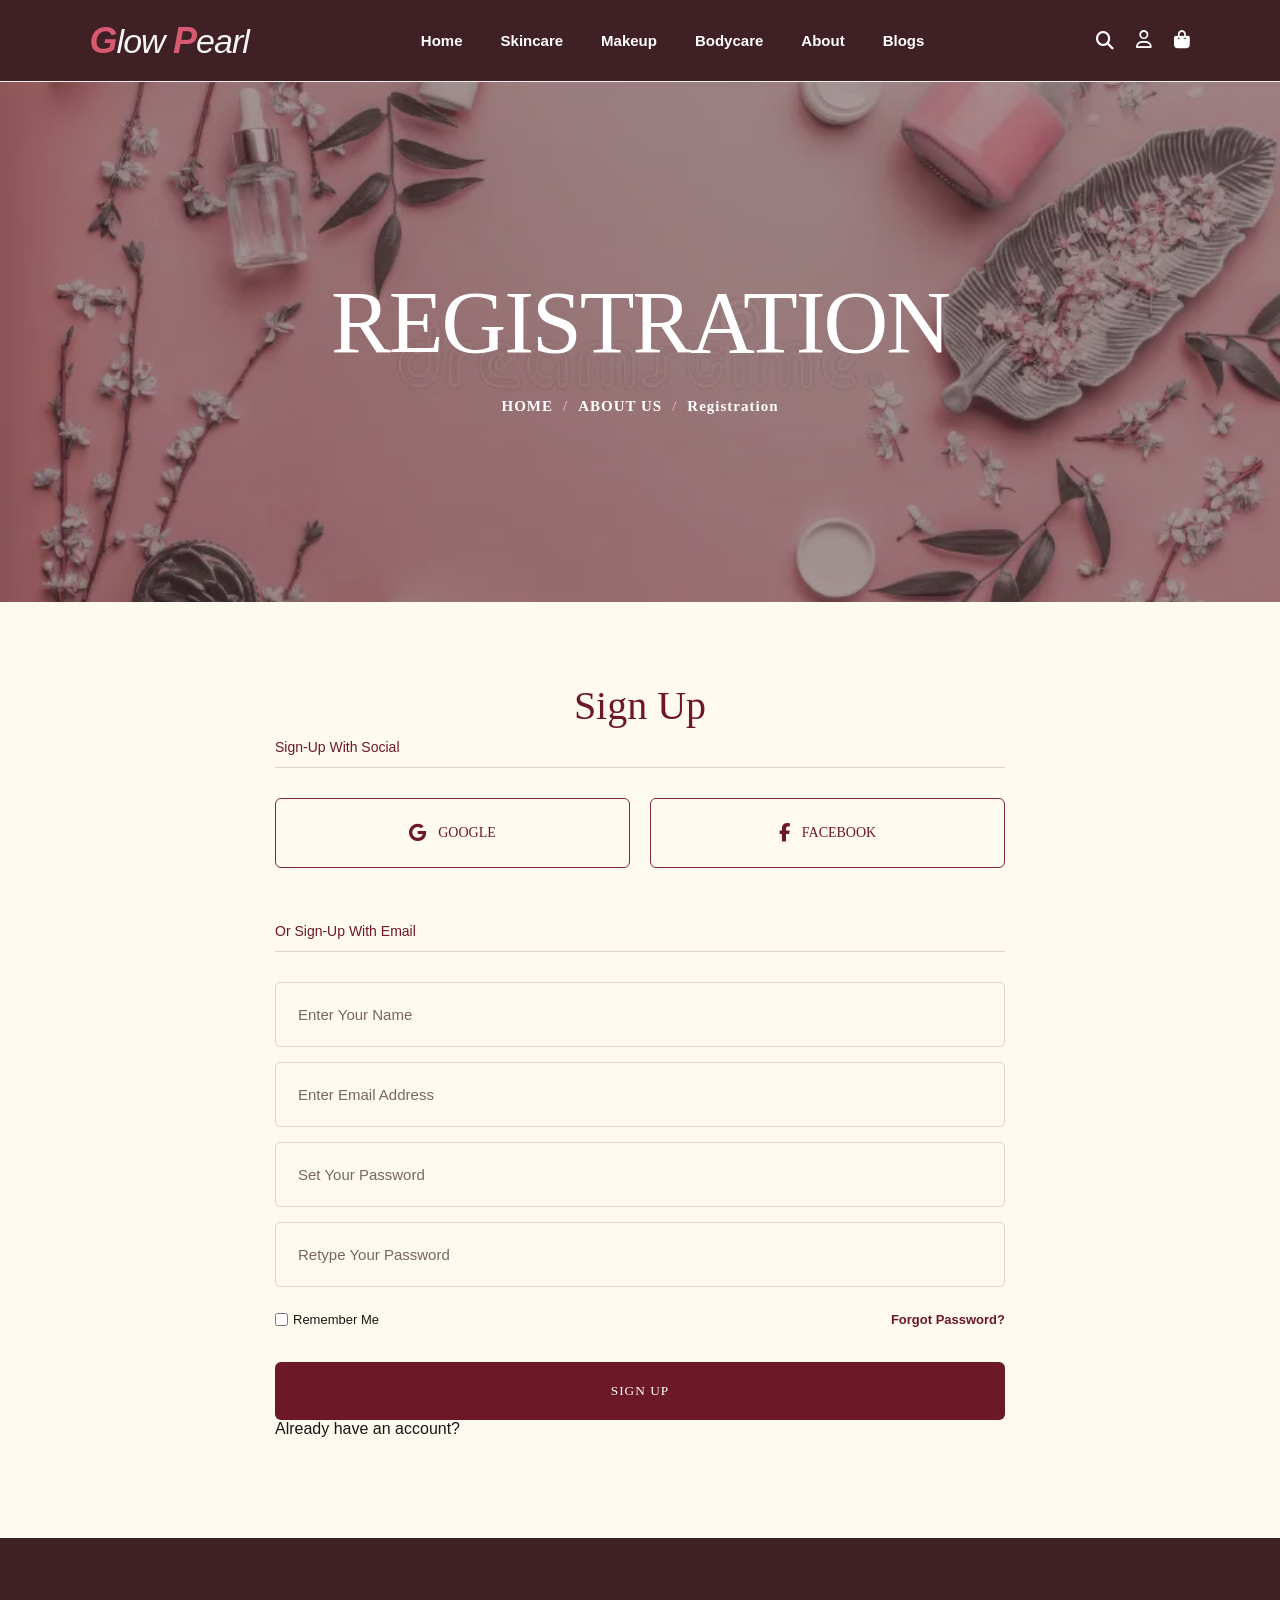
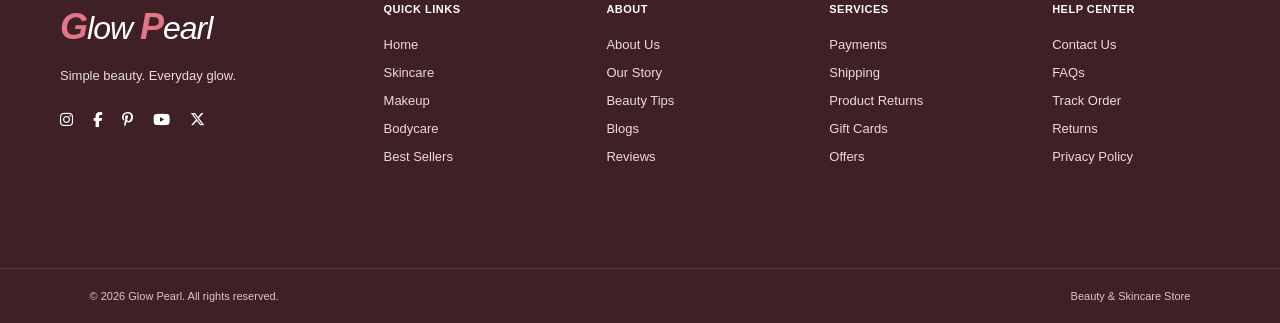
<file: signup.html>
<!DOCTYPE html>
<html lang="en">
<head>
    <meta charset="UTF-8">
    <meta name="viewport" content="width=device-width, initial-scale=1.0">
      <link rel = "icon" href = "gp.jpg"></a>
    <title> SIGN UP| Glow Pearl</title>
    <link rel="stylesheet" href="signup.css">
    <link rel="stylesheet"
        href="https://cdnjs.cloudflare.com/ajax/libs/font-awesome/6.5.2/css/all.min.css">
</head>
<body>
    <header class="navbar">
        <div class="logo">
  <span class="highlight">G</span>low <span class="highlight">P</span>earl
        </div>
        <nav class="nav-links">
            <a href="index.html">Home</a>
            <a href="skincare.html">Skincare</a>
            <a href="makeup.html">Makeup</a>
            <a href="bodycare.html">Bodycare</a>
            <a href="about.html">About</a>
            <a href="blog.html">Blogs</a>
        </nav>
        <div class="nav-icons">
            <i class="fa-solid fa-magnifying-glass"></i>
            <a href="login.html">
            <i class="fa-regular fa-user"></i>
            </a>
            <a href="cart.html">
                <i class="fa-solid fa-bag-shopping"></i>
                </a>
        </div>
    </header>
    <main>
        <section class="product-hero">
            <img src="images/aboutpage.webp" alt="Glow Pearl Beauty Products">
            <div class="product-overlay"></div>
            <div class="product-hero-content">
                <h1>REGISTRATION</h1>
                <p>HOME<span>/</span>ABOUT US<span>/</span>Registration</p>
            </div>
        </div>
        </section>
        <main class="signup-section">
            <div class="signup-container">
                <div class="signup-heading">
                    <h1>Sign Up</h1>
                </div>
                <section class="social-signup">
                    <h3>Sign-Up With Social</h3>
                    <div class="social-buttons">
                        <button type="button">
                            <i class="fa-brands fa-google"></i>
                            GOOGLE
                        </button>
                        <button type="button">
                            <i class="fa-brands fa-facebook-f"></i>
                            FACEBOOK
                        </button>
                    </div>
                </section>
                <section class="email-signup">
                    <h3>Or Sign-Up With Email</h3>
                    <form>
                        <div class="input-box">
                            <input
                                type="name"
                                placeholder="Enter Your Name"
                                required>
                        </div>
                        <div class="input-box">
                            <input
                                type="email"
                                placeholder="Enter Email Address"
                                required>
                        </div>
                        <div class="input-box password-box">
                            <input
                                type="set password"
                                id="setPassword"
                                placeholder="Set Your Password"
                                required>
                        </div>
                        <div class="input-box password-box">
                            <input
                                type="retype password"
                                id="retypePassword"
                                placeholder="Retype Your Password"
                                required>
                        </div>
                        <div class="login-options">
                            <label>
                                <input type="checkbox">
                                Remember Me
                            </label>
                            <a href="#">
                                Forgot Password?
                            </a>
                        </div>
                        <button
                            type="submit"
                            class="main-btn">
                            SIGN UP
                        </button>
                        <a href="signup.html">
                            Already have an account?
                        </a>
                    </form>
                </section>
            </main>
            <footer class="footer">
                <div class="footer-container">
                    <div class="footer-brand">
                        <div class="footer-logo">
                            <span>G</span>low <span>P</span>earl
                        </div>
                        <p>
                            Simple beauty. Everyday glow.
                        </p>
                        <div class="social-icons">
                                <i class="fa-brands fa-instagram"></i> 
                                <i class="fa-brands fa-facebook-f"></i>
                                <i class="fa-brands fa-pinterest-p"></i>
                                <i class="fa-brands fa-youtube"></i>
                                <i class="fa-brands fa-x-twitter"></i>
                        </div>
                    </div>
                    <div class="footer-column">
                        <h3>QUICK LINKS</h3>
                        <a href="#">Home</a>
                        <a href="#">Skincare</a>
                        <a href="#">Makeup</a>
                        <a href="#">Bodycare</a>
                        <a href="#">Best Sellers</a>
                    </div>
                    <div class="footer-column">
                        <h3>ABOUT</h3>
                        <a href="#">About Us</a>
                        <a href="#">Our Story</a>
                        <a href="#">Beauty Tips</a>
                        <a href="#">Blogs</a>
                        <a href="#">Reviews</a>
                    </div>
                    <div class="footer-column">
                        <h3>SERVICES</h3>
                        <a href="#">Payments</a>
                        <a href="#">Shipping</a>
                        <a href="#">Product Returns</a>
                        <a href="#">Gift Cards</a>
                        <a href="#">Offers</a>
                    </div>
                    <div class="footer-column">
                        <h3>HELP CENTER</h3>
                        <a href="#">Contact Us</a>
                        <a href="#">FAQs</a>
                        <a href="#">Track Order</a>
                        <a href="#">Returns</a>
                        <a href="#">Privacy Policy</a>
                    </div>
                </div>
                <div class="footer-bottom">
                    <p>
                        © 2026 Glow Pearl. All rights reserved.
                    </p>
                    <p>
                        Beauty & Skincare Store
                    </p>
                </div>
            </footer>
        </main>
        </body>
        </html>
</file>
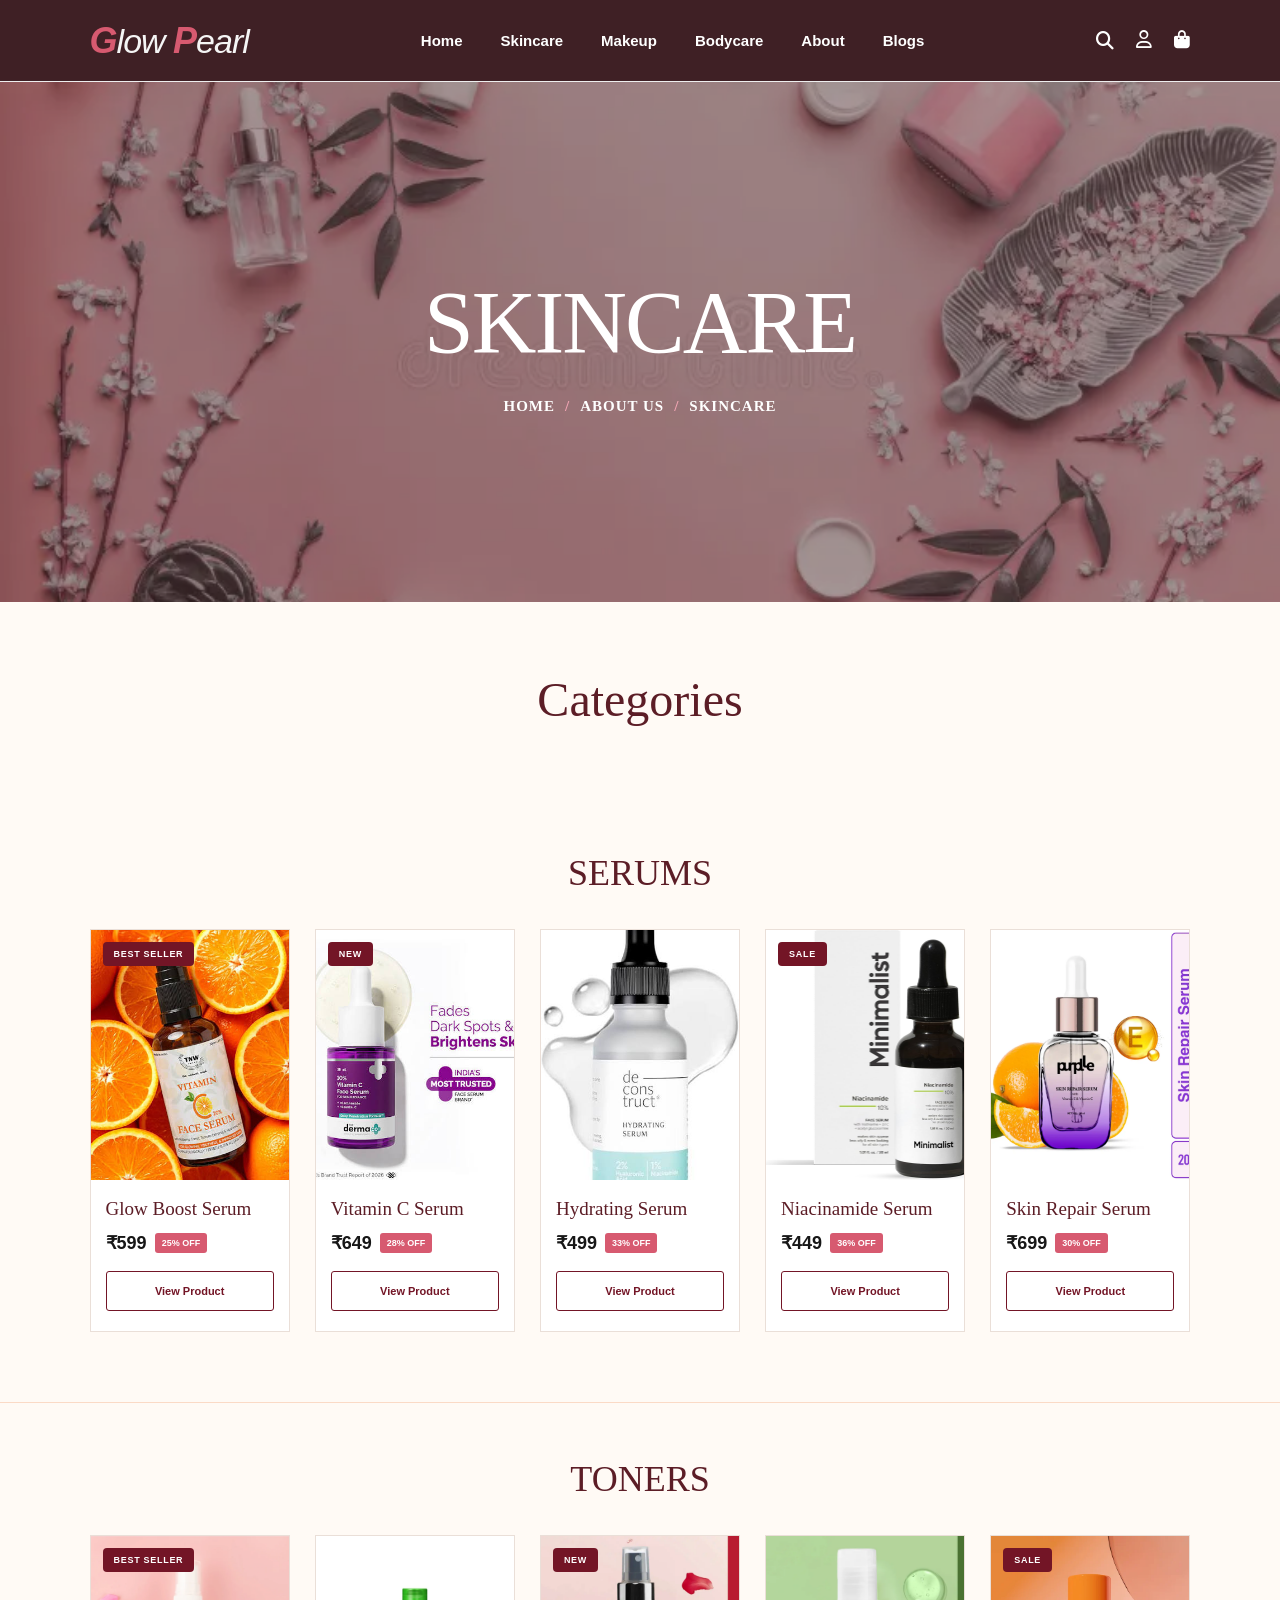
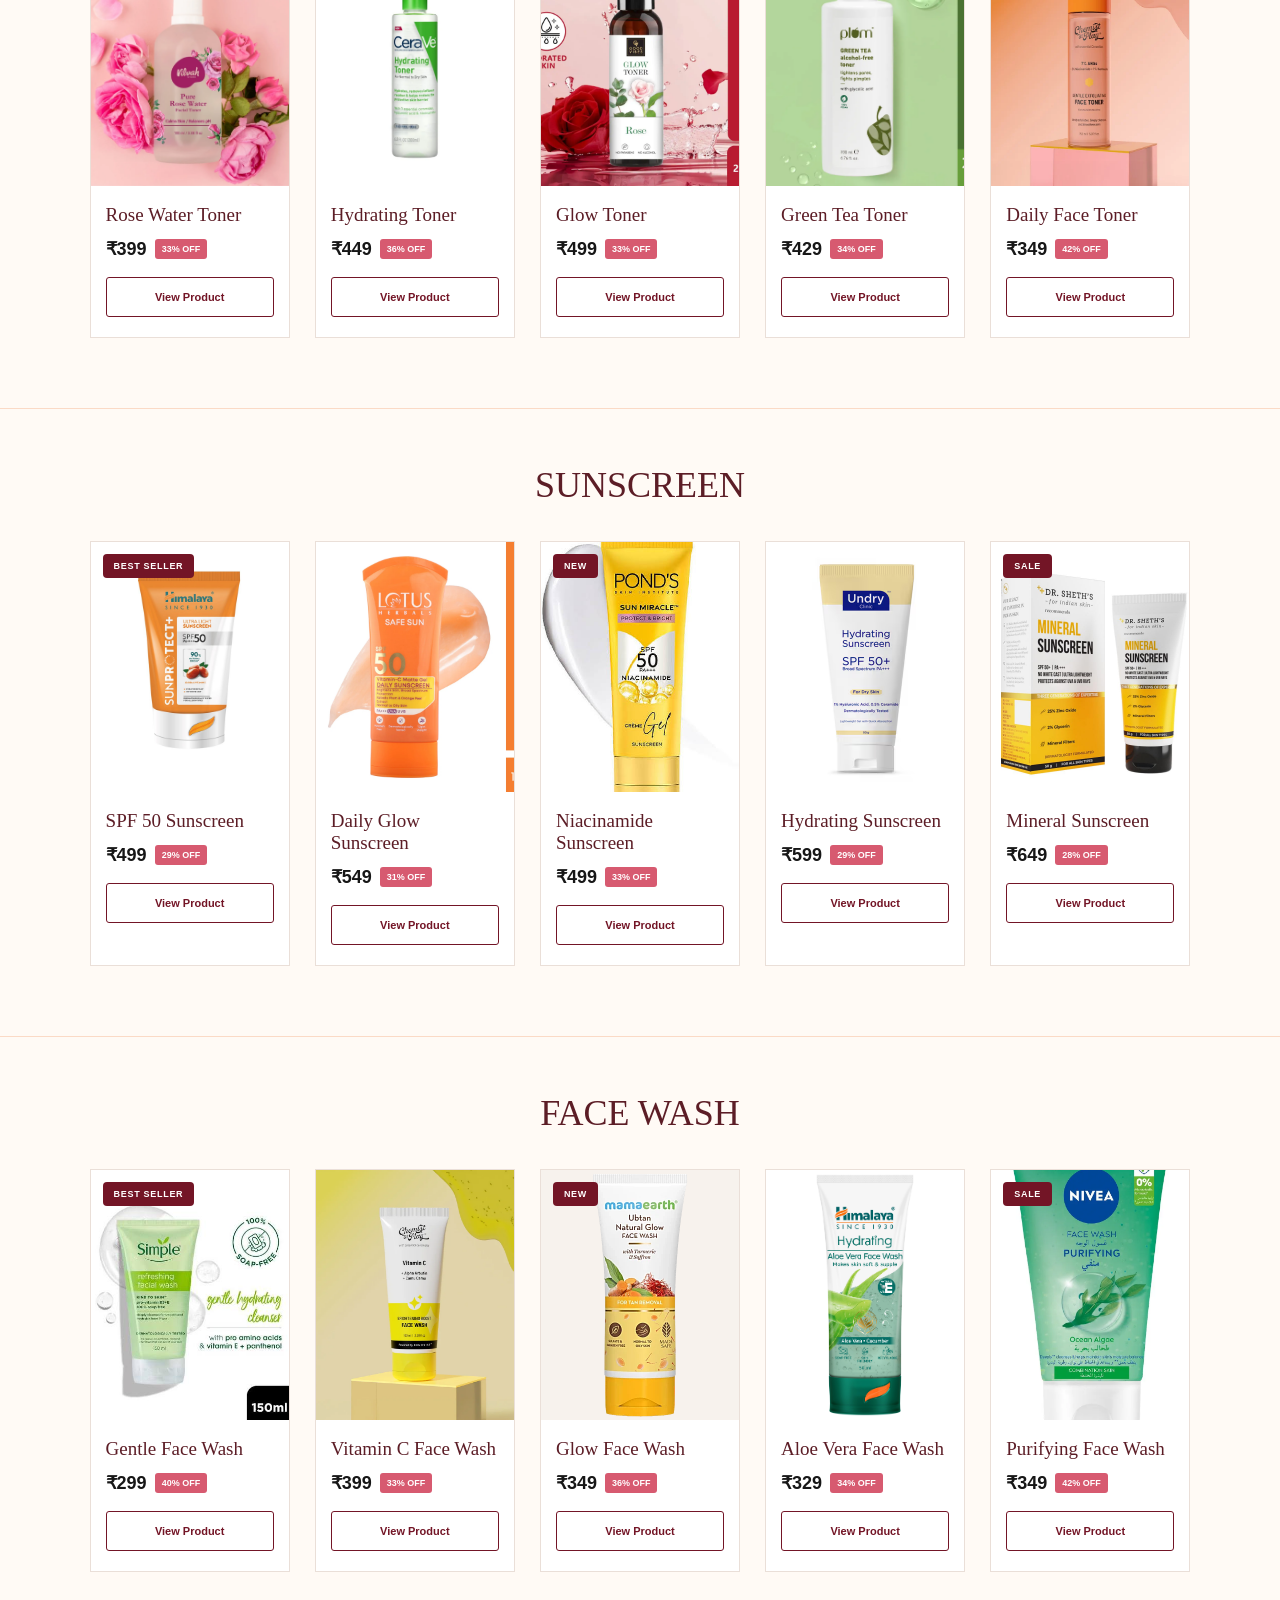
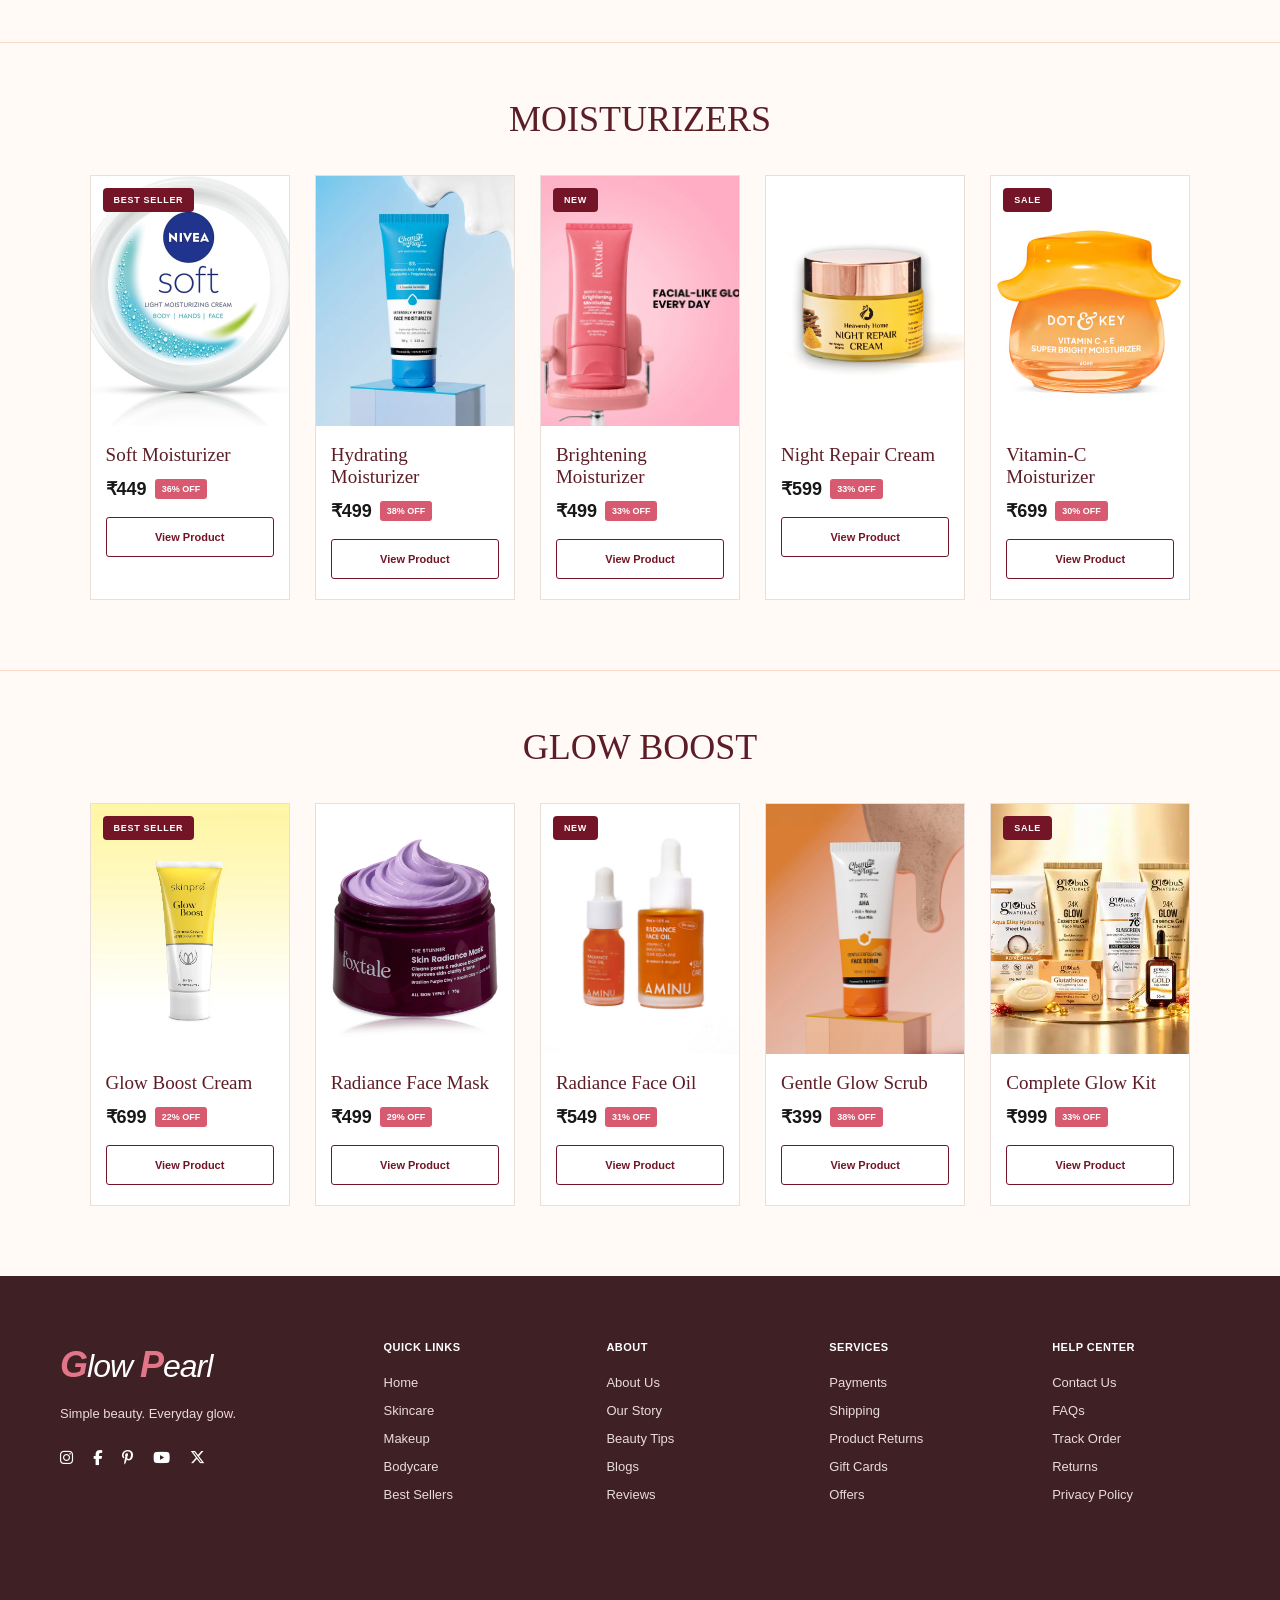
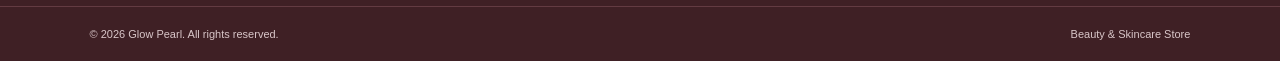
<file: skincare.html>
<!DOCTYPE html>
<html lang="en">

<head>
    <meta charset="UTF-8">
    <meta name="viewport" content="width=device-width, initial-scale=1.0">
      <link rel = "icon" href = "gp.jpg"></a>
    <title> SHOPS| Glow Pearl</title>
    <link rel="stylesheet" href="skincare.css">
    <link rel="stylesheet"
        href="https://cdnjs.cloudflare.com/ajax/libs/font-awesome/6.5.2/css/all.min.css">
</head>
<body>
    <header class="navbar">
        <div class="logo">
  <span class="highlight">G</span>low <span class="highlight">P</span>earl
        </div>
        <nav class="nav-links">
            <a href="index.html">Home</a>
            <a href="skincare.html">Skincare</a>
            <a href="makeup.html">Makeup</a>
            <a href="bodycare.html">Bodycare</a>
            <a href="about.html">About</a>
            <a href="blog.html">Blogs</a>
        </nav>
        <div class="nav-icons">
            <i class="fa-solid fa-magnifying-glass"></i>
            <a href="login.html">
                <i class="fa-regular fa-user"></i>
            </a>
            <a href="cart.html">
                <i class="fa-solid fa-bag-shopping"></i>
                </a>
        </div>
    </header>
    <main>
        <section class="product-hero">
            <img src="images/aboutpage.webp" alt="Glow Pearl Beauty Products">
            <div class="product-overlay"></div>
            <div class="product-hero-content">
                <h1>SKINCARE</h1>
                <p>HOME<span>/</span>ABOUT US<span>/</span>SKINCARE</p>
            </div>
        </div>
        </section>
            <section class="shop-heading">
                <h1>Categories</h1>
            </section>
            <section class="product-category">
                <div class="category-title">
                    <h2>Serums</h2>
                </div>
                <div class="shop-products">
                    <div class="shop-card">
                        <div class="shop-image">
                            <span class="shop-badge">BEST SELLER</span>
                            <img src="images/serum1.jpg" alt="Glow Serum">
                        </div>
                        <div class="shop-info">
                            <h3>Glow Boost Serum</h3>
                            <div class="shop-price">
                                <span class="shop-new-price">₹599</span>
                                <span class="shop-discount">25% OFF</span>
                            </div>
                            <div class="shop-buttons">
                                <button class="view-btn">View Product</button>
                            </div>
                        </div>
                    </div>
                    <div class="shop-card">
                        <div class="shop-image">
                            <span class="shop-badge">NEW</span>
                            <img src="images/serumprice.jpg" alt="Vitamin C Serum">
                        </div>
                        <div class="shop-info">
                            <h3>Vitamin C Serum</h3>
                            <div class="shop-price">
                                <span class="shop-new-price">₹649</span>
                                <span class="shop-discount">28% OFF</span>
                            </div>
                            <div class="shop-buttons">
                                <button class="view-btn">View Product</button>                            </div>
                        </div>
                    </div>
                    <div class="shop-card">
        
                        <div class="shop-image">
                            <img src="images/serum-3.jpg" alt="Hydrating Serum">
                        </div>
        
                        <div class="shop-info">
                            <h3>Hydrating Serum</h3>
        
                            <div class="shop-price">
                                <span class="shop-new-price">₹499</span>
                                <span class="shop-discount">33% OFF</span>
                            </div>
                            <div class="shop-buttons">
                                <button class="view-btn">View Product</button>                               
                            </div>
                        </div>
                    </div>
                    <div class="shop-card">
                        <div class="shop-image">
                            <span class="shop-badge">SALE</span>
                            <img src="images/serum-4.jpg" alt="Niacinamide Serum">
                        </div>
                        <div class="shop-info">
                            <h3>Niacinamide Serum</h3>
                            <div class="shop-price">
                                <span class="shop-new-price">₹449</span>
                                <span class="shop-discount">36% OFF</span>
                            </div>
                            <div class="shop-buttons">
                                <button class="view-btn">View Product</button>                               
                            </div>
                        </div>
                    </div>
                    <div class="shop-card">
                        <div class="shop-image">
                            <img src="images/serum-5.webp" alt="Skin Repair Serum">
                        </div>
                        <div class="shop-info">
                            <h3>Skin Repair Serum</h3>
                            <div class="shop-price">
                                <span class="shop-new-price">₹699</span>
                                <span class="shop-discount">30% OFF</span>
                            </div>
                            <div class="shop-buttons">
                                <button class="view-btn">View Product</button>                        
                            </div>
                        </div>
                    </div>
                </div>
            </section>
            <section class="product-category">
                <div class="category-title">
                    <h2>Toners</h2>
                </div>
                <div class="shop-products">
                    <div class="shop-card">
                        <div class="shop-image">
                            <span class="shop-badge">BEST SELLER</span>
                            <img src="images/toner-1.webp" alt="Rose Toner">
                        </div>
                        <div class="shop-info">
                            <h3>Rose Water Toner</h3>
                            <div class="shop-price">
                                <span class="shop-new-price">₹399</span>
                                <span class="shop-discount">33% OFF</span>
                            </div>
                            <div class="shop-buttons">
                                <button class="view-btn">View Product</button>                                
                            </div>
                        </div>
                    </div>
                    <div class="shop-card">
                        <div class="shop-image">
                            <img src="images/toner-2.jpg" alt="Hydrating Toner">
                        </div>
                        <div class="shop-info">
                            <h3>Hydrating Toner</h3>
                            <div class="shop-price">
                                <span class="shop-new-price">₹449</span>
                                <span class="shop-discount">36% OFF</span>
                            </div>
                            <div class="shop-buttons">
                                <button class="view-btn">View Product</button>                                       
                            </div>
                        </div>
                    </div>
                    <div class="shop-card">
                        <div class="shop-image">
                            <span class="shop-badge">NEW</span>
                            <img src="images/toner-3.webp" alt="Glow Toner">
                        </div>
                        <div class="shop-info">
                            <h3>Glow Toner</h3>
                            <div class="shop-price">
                                <span class="shop-new-price">₹499</span>
                                <span class="shop-discount">33% OFF</span>
                            </div>
                            <div class="shop-buttons">
                                <button class="view-btn">View Product</button>
                            </div>
                        </div>
                    </div>
                    <div class="shop-card">
                        <div class="shop-image">
                            <img src="images/toner-4.webp" alt="Green Tea Toner">
                        </div>
                        <div class="shop-info">
                            <h3>Green Tea Toner</h3>
                            <div class="shop-price">
                                <span class="shop-new-price">₹429</span>
                                <span class="shop-discount">34% OFF</span>
                            </div>
                            <div class="shop-buttons">
                                <button class="view-btn">View Product</button>
                            </div>
                        </div>
                    </div>
                    <div class="shop-card">
                        <div class="shop-image">
                            <span class="shop-badge">SALE</span>
                            <img src="images/Toners.webp" alt="Face Toner">
                        </div>
                        <div class="shop-info">
                            <h3>Daily Face Toner</h3>
                            <div class="shop-price">
                                <span class="shop-new-price">₹349</span>
                                <span class="shop-discount">42% OFF</span>
                            </div>
                            <div class="shop-buttons">
                                <button class="view-btn">View Product</button>
                            </div>
                        </div>
                    </div>
                </div>
            </section>
            <section class="product-category">
                <div class="category-title">
                    <h2>Sunscreen</h2>
                </div>
                <div class="shop-products">
                    <div class="shop-card">
                        <div class="shop-image">
                            <span class="shop-badge">BEST SELLER</span>
                            <img src="images/Sunscreen-2.jpg" alt="SPF 50 Sunscreen">
                        </div>
                        <div class="shop-info">
                            <h3>SPF 50 Sunscreen</h3>
                            <div class="shop-price">
                                <span class="shop-new-price">₹499</span>
                                <span class="shop-discount">29% OFF</span>
                            </div>
                            <div class="shop-buttons">
                                <button class="view-btn">View Product</button>
                            </div>
                        </div>
                    </div>
                    <div class="shop-card">
                        <div class="shop-image">
                            <img src="images/Sunscreen.webp" alt="Daily Sunscreen">
                        </div>
                        <div class="shop-info">
                            <h3>Daily Glow Sunscreen</h3>
                            <div class="shop-price">
                                <span class="shop-new-price">₹549</span>
                                <span class="shop-discount">31% OFF</span>
                            </div>
                            <div class="shop-buttons">
                                <button class="view-btn">View Product</button>
                            </div>
                        </div>
                    </div>
                    <div class="shop-card">
                        <div class="shop-image">
                            <span class="shop-badge">NEW</span>
                            <img src="images/sunscreenprice.jpg" alt="Matte Sunscreen">
                        </div>
                        <div class="shop-info">
                            <h3>Niacinamide Sunscreen</h3>
                            <div class="shop-price">
                                <span class="shop-new-price">₹499</span>
                                <span class="shop-discount">33% OFF</span>
                            </div>
                            <div class="shop-buttons">
                                <button class="view-btn">View Product</button>                                
                            </div>
                        </div>
                    </div>
                    <div class="shop-card">
                        <div class="shop-image">
                            <img src="images/Sunscreen-4.avif" alt="Hydrating Sunscreen">
                        </div>
                        <div class="shop-info">
                            <h3>Hydrating Sunscreen</h3>
                            <div class="shop-price">
                                <span class="shop-new-price">₹599</span>
                                <span class="shop-discount">29% OFF</span>
                            </div>
                            <div class="shop-buttons">
                                <button class="view-btn">View Product</button>
                            </div>
                        </div>
                    </div>
                    <div class="shop-card">
                        <div class="shop-image">
                            <span class="shop-badge">SALE</span>
                            <img src="images/Sunscreen-5.jpg" alt="Mineral Sunscreen">
                        </div>
                        <div class="shop-info">
                            <h3>Mineral Sunscreen</h3>
                            <div class="shop-price">
                                <span class="shop-new-price">₹649</span>
                                <span class="shop-discount">28% OFF</span>
                            </div>
                            <div class="shop-buttons">
                                <button class="view-btn">View Product</button>
                            </div>
                        </div>
                    </div>
                </div>
            </section>
            <section class="product-category">
                <div class="category-title">
                    <h2>Face Wash</h2>
                </div>
                <div class="shop-products">
                    <div class="shop-card">
                        <div class="shop-image">
                            <span class="shop-badge">BEST SELLER</span>
                            <img src="images/facewash.jpg" alt="Gentle Face Wash">
                        </div>
                        <div class="shop-info">
                            <h3>Gentle Face Wash</h3>
                            <div class="shop-price">
                                <span class="shop-new-price">₹299</span>
                                <span class="shop-discount">40% OFF</span>
                            </div>
                            <div class="shop-buttons">
                                <button class="view-btn">View Product</button>
                            </div>
                        </div>
                    </div>
                    <div class="shop-card">
                        <div class="shop-image">
                            <img src="images/facewash-3.webp" alt="Vitamin Face Wash">
                        </div>
                        <div class="shop-info">
                            <h3>Vitamin C Face Wash</h3>
                            <div class="shop-price">
                                <span class="shop-new-price">₹399</span>
                                <span class="shop-discount">33% OFF</span>
                            </div>
                            <div class="shop-buttons">
                                <button class="view-btn">View Product</button>
                            </div>
                        </div>
                    </div>
                    <div class="shop-card">
                        <div class="shop-image">
                            <span class="shop-badge">NEW</span>
                            <img src="images/facewash price.webp" alt="Foaming Face Wash">
                        </div>
                        <div class="shop-info">
                            <h3>Glow Face Wash</h3>
                            <div class="shop-price">
                                <span class="shop-new-price">₹349</span>
                                <span class="shop-discount">36% OFF</span>
                            </div>
                            <div class="shop-buttons">
                                <button class="view-btn">View Product</button>
                            </div>
                        </div>
                    </div>
                    <div class="shop-card">
                        <div class="shop-image">
                            <img src="images/facewash-4.webp" alt="Aloe Face Wash">
                        </div>
                        <div class="shop-info">
                            <h3>Aloe Vera Face Wash</h3>
                            <div class="shop-price">
                                <span class="shop-new-price">₹329</span>
                                <span class="shop-discount">34% OFF</span>
                            </div>
                            <div class="shop-buttons">
                                <button class="view-btn">View Product</button>
                            </div>
                        </div>
                    </div>
                    <div class="shop-card">
                        <div class="shop-image">
                            <span class="shop-badge">SALE</span>
                            <img src="images/facewash-5.webp" alt="Purifying Face Wash">
                        </div>
                        <div class="shop-info">
                            <h3>Purifying Face Wash</h3>
                            <div class="shop-price">
                                <span class="shop-new-price">₹349</span>
                                <span class="shop-discount">42% OFF</span>
                            </div>
                            <div class="shop-buttons">
                                <button class="view-btn">View Product</button>
                            </div>
                        </div>
                    </div>
                </div>
            </section>
            <section class="product-category">
                <div class="category-title">
                    <h2>Moisturizers</h2>
                </div>
                <div class="shop-products">
                    <div class="shop-card">
                        <div class="shop-image">
                            <span class="shop-badge">BEST SELLER</span>
                            <img src="images/moisturizing.jpg" alt="Daily Moisturizer">
                        </div>
                        <div class="shop-info">
                            <h3>Soft Moisturizer</h3>
                            <div class="shop-price">
                                <span class="shop-new-price">₹449</span>
                                <span class="shop-discount">36% OFF</span>
                            </div>
                            <div class="shop-buttons">
                                <button class="view-btn">View Product</button>
                            </div>
                        </div>
                    </div>
                    <div class="shop-card">
                        <div class="shop-image">
                            <img src="images/moisturizing-2.webp" alt="Hydrating Moisturizer">
                        </div>
                        <div class="shop-info">
                            <h3>Hydrating Moisturizer</h3>
                            <div class="shop-price">
                                <span class="shop-new-price">₹499</span>
                                <span class="shop-discount">38% OFF</span>
                            </div>
                            <div class="shop-buttons">
                                <button class="view-btn">View Product</button>
                            </div>
                        </div>
                    </div>
                    <div class="shop-card">
                        <div class="shop-image">
                            <span class="shop-badge">NEW</span>
                            <img src="images/moisturizing-3.webp" alt="Gel Moisturizer">
                        </div>
                        <div class="shop-info">
                            <h3>Brightening Moisturizer</h3>
                            <div class="shop-price">
                                <span class="shop-new-price">₹499</span>
                                <span class="shop-discount">33% OFF</span>
                            </div>
                            <div class="shop-buttons">
                                <button class="view-btn">View Product</button>
                            </div>
                        </div>
                    </div>
                    <div class="shop-card">
                        <div class="shop-image">
                            <img src="images/moisturizing-4.webp" alt="Night Moisturizer">
                        </div>
                        <div class="shop-info">
                            <h3>Night Repair Cream</h3>
                            <div class="shop-price">
                                <span class="shop-new-price">₹599</span>
                                <span class="shop-discount">33% OFF</span>
                            </div>
                            <div class="shop-buttons">
                                <button class="view-btn">View Product</button>
                            </div>
                        </div>
                    </div>
                    <div class="shop-card">
                        <div class="shop-image">
                            <span class="shop-badge">SALE</span>
                            <img src="images/moisturizing-4.avif" alt="Skin Barrier Cream">
                        </div>
                        <div class="shop-info">
                            <h3>Vitamin-C Moisturizer</h3>
                            <div class="shop-price">
                                <span class="shop-new-price">₹699</span>
                                <span class="shop-discount">30% OFF</span>
                            </div>
                            <div class="shop-buttons">
                                <button class="view-btn">View Product</button>
                            </div>
                        </div>
                    </div>
        
                </div>
            </section>
            <section class="product-category">
                <div class="category-title">
                    <h2>Glow Boost</h2>
                </div>
                <div class="shop-products">
                    <div class="shop-card">
                        <div class="shop-image">
                            <span class="shop-badge">BEST SELLER</span>
                            <img src="images/glowbost.webp" alt="Glow Cream">
                        </div>
                        <div class="shop-info">
                            <h3>Glow Boost Cream</h3>
                            <div class="shop-price">
                                <span class="shop-new-price">₹699</span>
                                <span class="shop-discount">22% OFF</span>
                            </div>
                            <div class="shop-buttons">
                                <button class="view-btn">View Product</button>
                            </div>
                        </div>
                    </div>
                    <div class="shop-card">
                        <div class="shop-image">
                            <img src="images/glowboost-2.webp" alt="Glow Mask">
                        </div>
                        <div class="shop-info">
                            <h3>Radiance Face Mask</h3>
                            <div class="shop-price">
                                <span class="shop-new-price">₹499</span>
                                <span class="shop-discount">29% OFF</span>
                            </div>
                            <div class="shop-buttons">
                                <button class="view-btn">View Product</button>
                            </div>
                        </div>
                    </div>
                    <div class="shop-card">
                        <div class="shop-image">
                            <span class="shop-badge">NEW</span>
                            <img src="images/glowboost-3.jpg" alt="Glow Oil">
                        </div>
                        <div class="shop-info">
                            <h3>Radiance Face Oil</h3>
                            <div class="shop-price">
                                <span class="shop-new-price">₹549</span>
                                <span class="shop-discount">31% OFF</span>
                            </div>
                            <div class="shop-buttons">
                                <button class="view-btn">View Product</button>
                            </div>
                        </div>
                    </div>
                    <div class="shop-card">
                        <div class="shop-image">
                            <img src="images/glowboost-4.webp" alt="Glow Scrub">
                        </div>
                        <div class="shop-info">
                            <h3>Gentle Glow Scrub</h3>
                            <div class="shop-price">
                                <span class="shop-new-price">₹399</span>
                                <span class="shop-discount">38% OFF</span>
                            </div>
                            <div class="shop-buttons">
                                <button class="view-btn">View Product</button>
                            </div>
                        </div>
                    </div>
                    <div class="shop-card">
                        <div class="shop-image">
                            <span class="shop-badge">SALE</span>
                            <img src="images/glowboost-5.webp" alt="Glow Kit">
                        </div>
                        <div class="shop-info">
                            <h3>Complete Glow Kit</h3>
                            <div class="shop-price">
                                <span class="shop-new-price">₹999</span>
                                <span class="shop-discount">33% OFF</span>
                            </div>
                            <div class="shop-buttons">
                                <button class="view-btn">View Product</button>
                            </div>
                        </div>
                    </div>
                </div>
            </section>
            <footer class="footer">
                <div class="footer-container">
                    <div class="footer-brand">
                        <div class="footer-logo">
                            <span>G</span>low <span>P</span>earl
                        </div>
                        <p>
                            Simple beauty. Everyday glow.
                        </p>
                        <div class="social-icons">
                                <i class="fa-brands fa-instagram"></i> 
                                <i class="fa-brands fa-facebook-f"></i>
                                <i class="fa-brands fa-pinterest-p"></i>
                                <i class="fa-brands fa-youtube"></i>
                                <i class="fa-brands fa-x-twitter"></i>
                        </div>
                    </div>
                    <div class="footer-column">
                        <h3>QUICK LINKS</h3>
                        <a href="#">Home</a>
                        <a href="#">Skincare</a>
                        <a href="#">Makeup</a>
                        <a href="#">Bodycare</a>
                        <a href="#">Best Sellers</a>
                    </div>
                    <div class="footer-column">
                        <h3>ABOUT</h3>
                        <a href="#">About Us</a>
                        <a href="#">Our Story</a>
                        <a href="#">Beauty Tips</a>
                        <a href="#">Blogs</a>
                        <a href="#">Reviews</a>
                    </div>
                    <div class="footer-column">
                        <h3>SERVICES</h3>
                        <a href="#">Payments</a>
                        <a href="#">Shipping</a>
                        <a href="#">Product Returns</a>
                        <a href="#">Gift Cards</a>
                        <a href="#">Offers</a>
                    </div>
                    <div class="footer-column">
                        <h3>HELP CENTER</h3>
                        <a href="#">Contact Us</a>
                        <a href="#">FAQs</a>
                        <a href="#">Track Order</a>
                        <a href="#">Returns</a>
                        <a href="#">Privacy Policy</a>
                    </div>
                </div>
                <div class="footer-bottom">
                    <p>
                        © 2026 Glow Pearl. All rights reserved.
                    </p>
                    <p>
                        Beauty & Skincare Store
                    </p>
                </div>
            </footer>
        </main>
</body>
</html>
</file>
<file: about.css>
* {
    margin: 0;
    padding: 0;
    box-sizing: border-box;
  }
  
  html {
    scroll-behavior: smooth;
  }
  
  body {
    font-family: Arial, Helvetica, sans-serif;
    background: #fffaf0;
    color: #171717;
  }
  
  img {
    width: 100%;
    display: block;
  }
  
  a {
    text-decoration: none;
    color: inherit;
  }
  
  button {
    font-family: inherit;
  }
  .navbar {
    width: 100%;
    height: 82px;
    padding: 0 7%;
    display: flex;
    align-items: center;
    justify-content: space-between;
    background: #3f2025;
    border-bottom: 1px solid #eeeeee;
    position: sticky;
    top: 0;
    z-index: 1000;
  }
  .logo {
    font-size: 34px;
    font-weight: 400;
    font-style: italic;
    letter-spacing: -1px;
    color: whitesmoke;
  }
  .logo .highlight {
    font-size: 36px;
    font-weight: bold;
    color: #d75a70;
  }
  .nav-links {
    display: flex;
    align-items: center;
    gap: 38px;
  }
  .nav-links a {
    font-size: 15px;
    font-weight: 600;
    color: white;
    position: relative;
    transition: 0.3s;
  }
  .nav-links a:hover {
    color: #d75a70;
  }
  .nav-links a::after {
    content: "";
    position: absolute;
    width: 0;
    height: 2px;
    background: #d75a70;
    left: 0;
    bottom: 0px;
    transition: 0.3s;
  }
  .nav-links a:hover::after {
    width: 100%;
  }
  .nav-icons {
    display: flex;
    align-items: center;
    gap: 22px;
    color: white;
    font-size: 18px;
  }
  .nav-icons i {
    cursor: pointer;
    transition: 0.3s;
  }
  .nav-icons i:hover {
    color: #d75a70;
  }
  .about-hero {
    width: 100%;
    height: 520px;
    position: relative;
    overflow: hidden;
}
.about-hero img {
    width: 100%;
    height: 100%;
    object-fit: cover;
    object-position: center;
}
.about-overlay {
    position: absolute;
    inset: 0;
    background: rgba(61, 20, 28, 0.45);
}
.about-hero-content {
    position: absolute;
    top: 50%;
    left: 50%;
    transform: translate(-50%, -50%);
    text-align: center;
    color: white;
    width: 100%;
}
.about-hero-content h1 {
    font-size: clamp(55px, 7vw, 90px);
    font-family: Cambria, Cochin, Georgia, Times, 'Times New Roman', serif;
    font-weight: 500;
    letter-spacing: -2px;
    margin-bottom: 25px;
}
.about-hero-content p {
    font-size: 15px;
    font-weight: 600;
    font-family: Cambria, Cochin, Georgia, Times, 'Times New Roman', serif;
    letter-spacing: 1px;
}
.about-hero-content span {
    margin: 0 10px;
    color: #f2a5b3;
}
.about-intro {
    width: 100%;
    max-width: 1200px;
    margin: 0 auto;
    padding: 90px 30px;
    display: grid;
    grid-template-columns: 48% 52%;
    gap: 70px;
    align-items: center;
}
.about-image {
    width: 100%;
    height: 500px;
    overflow: hidden;
    border-radius: 4px;
}
.about-image img {
    width: 100%;
    height: 100%;
    object-fit: cover;
}

.about-content {
    padding-right: 20px;
}
.about-small-title {
    color: #4d292d;
    font-size: 12px;
    font-weight: 700;
    letter-spacing: 2px;
    margin-bottom: 18px;
}
.about-content h2 {
    font-size: clamp(38px, 4vw, 55px);
    line-height: 1.05;
    letter-spacing: -2px;
    margin-bottom: 25px;
}
.about-content h2 span {
    color: #d75a70;
    display: block;
}
.about-content p:not(.about-small-title) {
    color: #4d292d;
    font-size: 15px;
    line-height: 1.8;
    margin-bottom: 17px;
    max-width: 520px;
}
.about-btn {
    display: inline-flex;
    align-items: center;
    gap: 12px;
    margin-top: 15px;
    padding: 15px 24px;
    border-radius: 30px;
    background: #171717;
    color: white;
    font-size: 13px;
    font-weight: 600;
    transition: 0.3s;
}
.about-btn:hover {
    background: #d75a70;
    transform: translateY(-3px);
}
.community-section {
    width: 100%;
    padding: 90px 7%;
    background: #fffaf0;
    display: grid;
    grid-template-columns: 50% 50%;
    align-items: center;
    gap: 70px;
}
.community-content {
    max-width: 570px;
}
.community-content h2 {
    font-size: clamp(40px, 4.5vw, 65px);
    line-height: 1.05;
    letter-spacing: -3px;
    color: #171717;
    margin-bottom: 25px;
}
.community-content h2 span {
    color: #d75a70;
    display: block;
}
.community-content p {
    color: #4d292d;
    font-size: 16px;
    line-height: 1.8;
    margin-bottom: 18px;
}
.community-image {
    width: 100%;
    height: 500px;
    overflow: hidden;
}
.community-image img {
    width: 100%;
    height: 100%;
    object-fit: cover;
}
.benefits-section {
    width: 100%;
    padding: 75px 7%;
    display: grid;
    grid-template-columns: repeat(4, 1fr);
    gap: 50px;
    background: rgb(253, 253, 228);
}
.benefit-card {
    margin-top: 50px;
    text-align: left;
    padding: 10px 0;
}
.benefit-icon {
    width: 70px;
    height: 70px;
    display: flex;
    align-items: center;
    justify-content: flex-start;
    margin-bottom: 28px;
}
.benefit-icon i {
    font-size: 50px;
    color: #7a1425;
    transition: 0.3s ease;
}
.benefit-card h3 {
    font-family: Georgia, "Times New Roman", serif;
    font-size: 25px;
    font-weight: 400;
    line-height: 1.25;
    color: #5c1d26;
    margin-bottom: 25px;
}
.benefit-card p {
    max-width: 270px;
    font-size: 16px;
    line-height: 1.9;
    color: black;
}
.footer {
    width: 100%;
    background: #3f2025;
    color: #ffffff;
    margin-top: 0;
  }
  .footer-container {
    max-width: 1200px;
    min-height: 330px;
    margin: 0 auto;
    padding: 65px 20px 55px;
    display: grid;
    grid-template-columns: 1.6fr 1fr 1fr 1fr 1fr;
    gap: 55px;
    align-items: start;
  }
  .footer-brand {
    padding-top: 3px;
  }
  .footer-logo {
    font-size: 32px;
    font-weight: 400;
    font-style: italic;
    letter-spacing: -1px;
    color: #ffffff;
    margin-bottom: 18px;
  }
  .footer-logo span {
    color: #e27688;
    font-size: 36px;
    font-weight: 700;
  }
  .footer-brand p {
    font-size: 13px;
    color: #eadbdd;
    line-height: 1.6;
    margin-bottom: 25px;
  }
  .social-icons {
    display: flex;
    align-items: center;
    gap: 20px;
  }
  .social-icons i {
    color: #ffffff;
    font-size: 15px;
    transition: 0.3s ease;
  }
  .social-icons i:hover {
    color: #e27688;
    transform: translateY(-3px);
  }
  .footer-column {
    display: flex;
    flex-direction: column;
    align-items: flex-start;
  }
  .footer-column h3 {
    font-size: 11px;
    font-weight: 700;
    letter-spacing: 0.5px;
    color: #ffffff;
    margin-bottom: 22px;
  }
  .footer-column a {
    font-size: 13px;
    color: #eadbdd;
    margin-bottom: 13px;
    transition: 0.3s ease;
  }
  .footer-column a:hover {
    color: #e27688;
    padding-left: 3px;
  }
  .footer-bottom {
    width: 100%;
    min-height: 55px;
    border-top: 1px solid #633b42;
    padding: 0 7%;
    display: flex;
    align-items: center;
    justify-content: space-between;
  }
  .footer-bottom p {
    font-size: 11px;
    color: #d9c6c9;
  }
</file>
<file: login.css>
* {
    margin: 0;
    padding: 0;
    box-sizing: border-box;
  }
  
  html {
    scroll-behavior: smooth;
  }
  
  body {
    font-family: Arial, Helvetica, sans-serif;
    background: #f5afaf;
    color: #171717;
  }
  
  img {
    width: 100%;
    display: block;
  }
  
  a {
    text-decoration: none;
    color: inherit;
  }
  
  button {
    font-family: inherit;
  }
  .navbar {
    width: 100%;
    height: 82px;
    padding: 0 7%;
    display: flex;
    align-items: center;
    justify-content: space-between;
    background: #3f2025;
    border-bottom: 1px solid #eeeeee;
    position: sticky;
    top: 0;
    z-index: 1000;
  }
  .logo {
    font-size: 34px;
    font-weight: 400;
    font-style: italic;
    letter-spacing: -1px;
    color: whitesmoke;
  }
  .logo .highlight {
    font-size: 36px;
    font-weight: bold;
    color: #d75a70;
  }
  .nav-links {
    display: flex;
    align-items: center;
    gap: 38px;
  }
  .nav-links a {
    font-size: 15px;
    font-weight: 600;
    color: white;
    position: relative;
    transition: 0.3s;
  }
  .nav-links a:hover {
    color: #d75a70;
  }
  .nav-links a::after {
    content: "";
    position: absolute;
    width: 0;
    height: 2px;
    background: #d75a70;
    left: 0;
    bottom: 0px;
    transition: 0.3s;
  }
  .nav-links a:hover::after {
    width: 100%;
  }
  .nav-icons {
    display: flex;
    align-items: center;
    gap: 22px;
    color: white;
    font-size: 18px;
  }
  .nav-icons i {
    cursor: pointer;
    transition: 0.3s;
  }
  .nav-icons i:hover {
    color: #d75a70;
  }
  .product-hero {
    width: 100%;
    height: 520px;
    position: relative;
    overflow: hidden;
}
.product-hero img {
    width: 100%;
    height: 100%;
    object-fit: cover;
    object-position: center;
}
.product-overlay {
    position: absolute;
    inset: 0;
    background: rgba(61, 20, 28, 0.45);
}
.product-hero-content {
    position: absolute;
    top: 50%;
    left: 50%;
    transform: translate(-50%, -50%);
    text-align: center;
    color: white;
    width: 100%;
}
.product-hero-content h1 {
    font-size: clamp(55px, 7vw, 90px);
    font-family: Cambria, Cochin, Georgia, Times, 'Times New Roman', serif;
    font-weight: 500;
    letter-spacing: -2px;
    margin-bottom: 25px;
}
.product-hero-content p {
    font-size: 15px;
    font-weight: 600;
    font-family: Cambria, Cochin, Georgia, Times, 'Times New Roman', serif;
    letter-spacing: 1px;
}
.product-hero-content span {
    margin: 0 10px;
    color: #f2a5b3;
}
.login-section {
    display: flex;
    justify-content: center;
    align-items: center;
    padding: 60px 20px;
    background: #fffaf0;
}
.login-container {
    width: 100%;
    max-width: 850px;
    padding: 20px 60px 40px;
}
.login-heading {
    text-align: center;
    align-items: center;
    margin-bottom: 10px;
}
.login-heading h1 {
    font-family: Georgia, "Times New Roman", serif;
    font-size: 40px;
    font-weight: 400;
    color: #6c1826;
    margin-bottom: 10px;
}
.social-login h3,
.email-login h3 {
    font-size: 14px;
    font-weight: 400;
    color: #6c1826;
    border-bottom: 1px solid #ddd2ce;
    padding-bottom: 12px;
    margin-bottom: 30px;
}
.social-buttons {
    display: grid;
    grid-template-columns: 1fr 1fr;
    gap: 20px;
    margin-bottom: 55px;
}
.social-buttons button {
    height: 70px;
    background: transparent;
    border: 1px solid #7d2836;
    border-radius: 6px;
    color: #6c1826;
    font-family: Georgia, "Times New Roman", serif;
    cursor: pointer;
    font-size: 14px;
    display: flex;
    justify-content: center;
    align-items: center;
    gap: 12px;
    transition: 0.3s;
}
.social-buttons button i {
    font-size: 18px;
}
.social-buttons button:hover {
    background: #6c1826;
    color: white;
}
.input-box {
    position: relative;
    margin-bottom: 15px;
}
.input-box input {
    width: 100%;
    height: 65px;
    padding: 0 22px;
    border: 1px solid #ddd4cf;
    border-radius: 5px;
    background: #fffaf0;
    color: #461f25;
    font-size: 15px;
    outline: none;
}
.input-box input:focus {
    border-color: #7d2836;
}
.input-box input::placeholder {
    color: #776568;
}
.login-options {
    display: flex;
    justify-content: space-between;
    align-items: center;
    margin: 25px 0 35px;
    font-size: 13px;
}
.login-options label {
    display: flex;
    align-items: center;
    gap: 5px;
}
.login-options input {
    accent-color: #6c1826;
}
.login-options a {
    text-decoration: none;
    color: #6c1826;
    font-weight: 600;
}
.main-btn {
    width: 100%;
    height: 58px;
    border: none;
    border-radius: 6px;
    background: #6c1826;
    color: white;
    font-family: Georgia, "Times New Roman", serif;
    letter-spacing: 1px;
    cursor: pointer;
    transition: 0.3s;
}
.main-btn:hover {
    background: #d75a70;
    transform: translateY(-2px);
}
.bottom-text {
    text-align: center;
    margin-top: 30px;
    color: #765e62;
    font-size: 14px;
}
.bottom-text a {
    color: #6c1826;
    font-weight: bold;
    text-decoration: none;
}
.footer {
    width: 100%;
    background: #3f2025;
    color: #ffffff;
    margin-top: 0;
  }
  .footer-container {
    max-width: 1200px;
    min-height: 330px;
    margin: 0 auto;
    padding: 65px 20px 55px;
    display: grid;
    grid-template-columns: 1.6fr 1fr 1fr 1fr 1fr;
    gap: 55px;
    align-items: start;
  }
  .footer-brand {
    padding-top: 3px;
  }
  .footer-logo {
    font-size: 32px;
    font-weight: 400;
    font-style: italic;
    letter-spacing: -1px;
    color: #ffffff;
    margin-bottom: 18px;
  }
  .footer-logo span {
    color: #e27688;
    font-size: 36px;
    font-weight: 700;
  }
  .footer-brand p {
    font-size: 13px;
    color: #eadbdd;
    line-height: 1.6;
    margin-bottom: 25px;
  }
  .social-icons {
    display: flex;
    align-items: center;
    gap: 20px;
  }
  .social-icons i {
    color: #ffffff;
    font-size: 15px;
    transition: 0.3s ease;
  }
  .social-icons i:hover {
    color: #e27688;
    transform: translateY(-3px);
  }
  .footer-column {
    display: flex;
    flex-direction: column;
    align-items: flex-start;
  }
  .footer-column h3 {
    font-size: 11px;
    font-weight: 700;
    letter-spacing: 0.5px;
    color: #ffffff;
    margin-bottom: 22px;
  }
  .footer-column a {
    font-size: 13px;
    color: #eadbdd;
    margin-bottom: 13px;
    transition: 0.3s ease;
  }
  .footer-column a:hover {
    color: #e27688;
    padding-left: 3px;
  }
  .footer-bottom {
    width: 100%;
    min-height: 55px;
    border-top: 1px solid #633b42;
    padding: 0 7%;
    display: flex;
    align-items: center;
    justify-content: space-between;
  }
  .footer-bottom p {
    font-size: 11px;
    color: #d9c6c9;
  }
</file>
<file: product.css>
* {
    margin: 0;
    padding: 0;
    box-sizing: border-box;
  }
  
  html {
    scroll-behavior: smooth;
  }
  
  body {
    font-family: Arial, Helvetica, sans-serif;
    background: #f5afaf;
    color: #171717;
  }
  
  img {
    width: 100%;
    display: block;
  }
  
  a {
    text-decoration: none;
    color: inherit;
  }
  
  button {
    font-family: inherit;
  }
  .navbar {
    width: 100%;
    height: 82px;
    padding: 0 7%;
    display: flex;
    align-items: center;
    justify-content: space-between;
    background: #3f2025;
    border-bottom: 1px solid #eeeeee;
    position: sticky;
    top: 0;
    z-index: 1000;
  }
  .logo {
    font-size: 34px;
    font-weight: 400;
    font-style: italic;
    letter-spacing: -1px;
    color: whitesmoke;
  }
  .logo .highlight {
    font-size: 36px;
    font-weight: bold;
    color: #d75a70;
  }
  .nav-links {
    display: flex;
    align-items: center;
    gap: 38px;
  }
  .nav-links a {
    font-size: 15px;
    font-weight: 600;
    color: white;
    position: relative;
    transition: 0.3s;
  }
  .nav-links a:hover {
    color: #d75a70;
  }
  .nav-links a::after {
    content: "";
    position: absolute;
    width: 0;
    height: 2px;
    background: #d75a70;
    left: 0;
    bottom: 0px;
    transition: 0.3s;
  }
  .nav-links a:hover::after {
    width: 100%;
  }
  .nav-icons {
    display: flex;
    align-items: center;
    gap: 22px;
    color: white;
    font-size: 18px;
  }
  .nav-icons i {
    cursor: pointer;
    transition: 0.3s;
  }
  .nav-icons i:hover {
    color: #d75a70;
  }
  .product-hero {
    width: 100%;
    height: 520px;
    position: relative;
    overflow: hidden;
}
.product-hero img {
    width: 100%;
    height: 100%;
    object-fit: cover;
    object-position: center;
}
.product-overlay {
    position: absolute;
    inset: 0;
    background: rgba(61, 20, 28, 0.45);
}
.product-hero-content {
    position: absolute;
    top: 50%;
    left: 50%;
    transform: translate(-50%, -50%);
    text-align: center;
    color: white;
    width: 100%;
}
.product-hero-content h1 {
    font-size: clamp(55px, 7vw, 90px);
    font-family: Cambria, Cochin, Georgia, Times, 'Times New Roman', serif;
    font-weight: 500;
    letter-spacing: -2px;
    margin-bottom: 25px;
}
.product-hero-content p {
    font-size: 15px;
    font-weight: 600;
    font-family: Cambria, Cochin, Georgia, Times, 'Times New Roman', serif;
    letter-spacing: 1px;
}
.product-hero-content span {
    margin: 0 10px;
    color: #f2a5b3;
}
.shop-heading {
    text-align: center;
    padding: 70px 20px 55px;
    background: #fffaf5;
}

.shop-heading h1 {
    font-family: Georgia, "Times New Roman", serif;
    font-size: 48px;
    font-weight: 400;
    color: #5c1d26;
    margin-bottom: 15px;
}
.product-category {
    padding: 55px 7% 70px;
    background: #fffaf5;
}
.category-title {
    text-align: center;
    margin-bottom: 35px;
}
.category-title h2 {
    font-family: Georgia, "Times New Roman", serif;
    font-size: 36px;
    font-weight: 400;
    color: #5c1d26;
    text-transform: uppercase;
    margin-bottom: 8px;
}
.shop-products {
    max-width: 1250px;
    margin: 0 auto;
    display: grid;
    grid-template-columns: repeat(5, 1fr);
    gap: 25px;
}
.shop-card {
    background: #ffffff;
    border: 1px solid #eadfd8;
    transition: 0.3s ease;
    overflow: hidden;
}
.shop-card:hover {
    transform: translateY(-6px);
    box-shadow: 0 12px 30px rgba(240, 19, 52, 0.1);
}
.shop-image {
    position: relative;
    width: 100%;
    height: 250px;
    overflow: hidden;
    background: #f7f2ed;
}
.shop-image img {
    width: 100%;
    height: 100%;
    object-fit: cover;
    transition: transform 0.5s ease;
}
.shop-card:hover .shop-image img {
    transform: scale(1.06);
}
.shop-badge {
    position: absolute;
    top: 12px;
    left: 12px;
    z-index: 5;
    padding: 7px 11px;
    background: #731526;
    color: #ffffff;
    border-radius: 4px;
    font-size: 9px;
    font-weight: 700;
    letter-spacing: 0.7px;
}
.shop-info {
    padding: 18px 15px 20px;
}
.shop-info h3 {
    font-family: Georgia, "Times New Roman", serif;
    font-size: 19px;
    font-weight: 400;
    color: #5c1d26;
    margin-bottom: 12px;
}
.shop-price {
    display: flex;
    align-items: center;
    flex-wrap: wrap;
    gap: 8px;
    margin-bottom: 17px;
}
.shop-new-price {
    color: #171717;
    font-size: 18px;
    font-weight: 700;
}
.shop-discount {
    padding: 5px 7px;
    background: #d75a70;
    color: white;
    border-radius: 3px;
    font-size: 9px;
    font-weight: 700;
}
.shop-buttons {
    display: flex;
    flex-direction: column;
    gap: 8px;
}

.view-btn {
    width: 100%;
    min-height: 40px;
    display: flex;
    align-items: center;
    justify-content: center;
    gap: 7px;
    border-radius: 3px;
    font-size: 11px;
    font-weight: 700;
    cursor: pointer;
    transition: 0.3s ease;
}
.view-btn {
    border: 1px solid #731526;
    color: #731526;
    background: transparent;
}
.view-btn:hover {
    background: #731526;
    color: white;
}
.product-category + .product-category {
  border-top: 1px solid #fbd9c4f4;
}
.footer {
  width: 100%;
  background: #3f2025;
  color: #ffffff;
  margin-top: 0;
}
.footer-container {
  max-width: 1200px;
  min-height: 330px;
  margin: 0 auto;
  padding: 65px 20px 55px;
  display: grid;
  grid-template-columns: 1.6fr 1fr 1fr 1fr 1fr;
  gap: 55px;
  align-items: start;
}
.footer-brand {
  padding-top: 3px;
}
.footer-logo {
  font-size: 32px;
  font-weight: 400;
  font-style: italic;
  letter-spacing: -1px;
  color: #ffffff;
  margin-bottom: 18px;
}
.footer-logo span {
  color: #e27688;
  font-size: 36px;
  font-weight: 700;
}
.footer-brand p {
  font-size: 13px;
  color: #eadbdd;
  line-height: 1.6;
  margin-bottom: 25px;
}
.social-icons {
  display: flex;
  align-items: center;
  gap: 20px;
}
.social-icons i {
  color: #ffffff;
  font-size: 15px;
  transition: 0.3s ease;
}
.social-icons i:hover {
  color: #e27688;
  transform: translateY(-3px);
}
.footer-column {
  display: flex;
  flex-direction: column;
  align-items: flex-start;
}
.footer-column h3 {
  font-size: 11px;
  font-weight: 700;
  letter-spacing: 0.5px;
  color: #ffffff;
  margin-bottom: 22px;
}
.footer-column a {
  font-size: 13px;
  color: #eadbdd;
  margin-bottom: 13px;
  transition: 0.3s ease;
}
.footer-column a:hover {
  color: #e27688;
  padding-left: 3px;
}
.footer-bottom {
  width: 100%;
  min-height: 55px;
  border-top: 1px solid #633b42;
  padding: 0 7%;
  display: flex;
  align-items: center;
  justify-content: space-between;
}
.footer-bottom p {
  font-size: 11px;
  color: #d9c6c9;
}
</file>
<file: signup.css>
* {
    margin: 0;
    padding: 0;
    box-sizing: border-box;
  }
  
  html {
    scroll-behavior: smooth;
  }
  
  body {
    font-family: Arial, Helvetica, sans-serif;
    background: #f5afaf;
    color: #171717;
  }
  
  img {
    width: 100%;
    display: block;
  }
  
  a {
    text-decoration: none;
    color: inherit;
  }
  
  button {
    font-family: inherit;
  }
  .navbar {
    width: 100%;
    height: 82px;
    padding: 0 7%;
    display: flex;
    align-items: center;
    justify-content: space-between;
    background: #3f2025;
    border-bottom: 1px solid #eeeeee;
    position: sticky;
    top: 0;
    z-index: 1000;
  }
  .logo {
    font-size: 34px;
    font-weight: 400;
    font-style: italic;
    letter-spacing: -1px;
    color: whitesmoke;
  }
  .logo .highlight {
    font-size: 36px;
    font-weight: bold;
    color: #d75a70;
  }
  .nav-links {
    display: flex;
    align-items: center;
    gap: 38px;
  }
  .nav-links a {
    font-size: 15px;
    font-weight: 600;
    color: white;
    position: relative;
    transition: 0.3s;
  }
  .nav-links a:hover {
    color: #d75a70;
  }
  .nav-links a::after {
    content: "";
    position: absolute;
    width: 0;
    height: 2px;
    background: #d75a70;
    left: 0;
    bottom: 0px;
    transition: 0.3s;
  }
  .nav-links a:hover::after {
    width: 100%;
  }
  .nav-icons {
    display: flex;
    align-items: center;
    gap: 22px;
    color: white;
    font-size: 18px;
  }
  .nav-icons i {
    cursor: pointer;
    transition: 0.3s;
  }
  .nav-icons i:hover {
    color: #d75a70;
  }
  .product-hero {
    width: 100%;
    height: 520px;
    position: relative;
    overflow: hidden;
}
.product-hero img {
    width: 100%;
    height: 100%;
    object-fit: cover;
    object-position: center;
}
.product-overlay {
    position: absolute;
    inset: 0;
    background: rgba(61, 20, 28, 0.45);
}
.product-hero-content {
    position: absolute;
    top: 50%;
    left: 50%;
    transform: translate(-50%, -50%);
    text-align: center;
    color: white;
    width: 100%;
}
.product-hero-content h1 {
    font-size: clamp(55px, 7vw, 90px);
    font-family: Cambria, Cochin, Georgia, Times, 'Times New Roman', serif;
    font-weight: 500;
    letter-spacing: -2px;
    margin-bottom: 25px;
}
.product-hero-content p {
    font-size: 15px;
    font-weight: 600;
    font-family: Cambria, Cochin, Georgia, Times, 'Times New Roman', serif;
    letter-spacing: 1px;
}
.product-hero-content span {
    margin: 0 10px;
    color: #f2a5b3;
}
.signup-section {
    display: flex;
    justify-content: center;
    align-items: center;
    padding: 60px 20px;
    background: #fffaf0;
}
.signup-container {
    width: 100%;
    max-width: 850px;
    padding: 20px 60px 40px;
}
.signup-heading {
    text-align: center;
    align-items: center;
    margin-bottom: 10px;
}
.signup-heading h1 {
    font-family: Georgia, "Times New Roman", serif;
    font-size: 40px;
    font-weight: 400;
    color: #6c1826;
    margin-bottom: 10px;
}
.social-signup h3,
.email-signup h3 {
    font-size: 14px;
    font-weight: 400;
    color: #6c1826;
    border-bottom: 1px solid #ddd2ce;
    padding-bottom: 12px;
    margin-bottom: 30px;
}
.social-buttons {
    display: grid;
    grid-template-columns: 1fr 1fr;
    gap: 20px;
    margin-bottom: 55px;
}
.social-buttons button {
    height: 70px;
    background: transparent;
    border: 1px solid #7d2836;
    border-radius: 6px;
    color: #6c1826;
    font-family: Georgia, "Times New Roman", serif;
    cursor: pointer;
    font-size: 14px;
    display: flex;
    justify-content: center;
    align-items: center;
    gap: 12px;
    transition: 0.3s;
}
.social-buttons button i {
    font-size: 18px;
}
.social-buttons button:hover {
    background: #6c1826;
    color: white;
}
.input-box {
    position: relative;
    margin-bottom: 15px;
}
.input-box input {
    width: 100%;
    height: 65px;
    padding: 0 22px;
    border: 1px solid #ddd4cf;
    border-radius: 5px;
    background: #fffaf0;
    color: #461f25;
    font-size: 15px;
    outline: none;
}
.input-box input:focus {
    border-color: #7d2836;
}
.input-box input::placeholder {
    color: #776568;
}
.login-options {
    display: flex;
    justify-content: space-between;
    align-items: center;
    margin: 25px 0 35px;
    font-size: 13px;
}
.login-options label {
    display: flex;
    align-items: center;
    gap: 5px;
}
.login-options input {
    accent-color: #6c1826;
}
.login-options a {
    text-decoration: none;
    color: #6c1826;
    font-weight: 600;
}
.main-btn {
    width: 100%;
    height: 58px;
    border: none;
    border-radius: 6px;
    background: #6c1826;
    color: white;
    font-family: Georgia, "Times New Roman", serif;
    letter-spacing: 1px;
    cursor: pointer;
    transition: 0.3s;
}
.main-btn:hover {
    background: #d75a70;
    transform: translateY(-2px);
}
.bottom-text {
    text-align: center;
    margin-top: 30px;
    color: #765e62;
    font-size: 14px;
}
.bottom-text a {
    color: #6c1826;
    font-weight: bold;
    text-decoration: none;
}
.footer {
    width: 100%;
    background: #3f2025;
    color: #ffffff;
    margin-top: 0;
  }
  .footer-container {
    max-width: 1200px;
    min-height: 330px;
    margin: 0 auto;
    padding: 65px 20px 55px;
    display: grid;
    grid-template-columns: 1.6fr 1fr 1fr 1fr 1fr;
    gap: 55px;
    align-items: start;
  }
  .footer-brand {
    padding-top: 3px;
  }
  .footer-logo {
    font-size: 32px;
    font-weight: 400;
    font-style: italic;
    letter-spacing: -1px;
    color: #ffffff;
    margin-bottom: 18px;
  }
  .footer-logo span {
    color: #e27688;
    font-size: 36px;
    font-weight: 700;
  }
  .footer-brand p {
    font-size: 13px;
    color: #eadbdd;
    line-height: 1.6;
    margin-bottom: 25px;
  }
  .social-icons {
    display: flex;
    align-items: center;
    gap: 20px;
  }
  .social-icons i {
    color: #ffffff;
    font-size: 15px;
    transition: 0.3s ease;
  }
  .social-icons i:hover {
    color: #e27688;
    transform: translateY(-3px);
  }
  .footer-column {
    display: flex;
    flex-direction: column;
    align-items: flex-start;
  }
  .footer-column h3 {
    font-size: 11px;
    font-weight: 700;
    letter-spacing: 0.5px;
    color: #ffffff;
    margin-bottom: 22px;
  }
  .footer-column a {
    font-size: 13px;
    color: #eadbdd;
    margin-bottom: 13px;
    transition: 0.3s ease;
  }
  .footer-column a:hover {
    color: #e27688;
    padding-left: 3px;
  }
  .footer-bottom {
    width: 100%;
    min-height: 55px;
    border-top: 1px solid #633b42;
    padding: 0 7%;
    display: flex;
    align-items: center;
    justify-content: space-between;
  }
  .footer-bottom p {
    font-size: 11px;
    color: #d9c6c9;
  }
</file>
<file: skincare.css>
* {
    margin: 0;
    padding: 0;
    box-sizing: border-box;
  }
  
  html {
    scroll-behavior: smooth;
  }
  
  body {
    font-family: Arial, Helvetica, sans-serif;
    background: #f5afaf;
    color: #171717;
  }
  
  img {
    width: 100%;
    display: block;
  }
  
  a {
    text-decoration: none;
    color: inherit;
  }
  
  button {
    font-family: inherit;
  }
  .navbar {
    width: 100%;
    height: 82px;
    padding: 0 7%;
    display: flex;
    align-items: center;
    justify-content: space-between;
    background: #3f2025;
    border-bottom: 1px solid #eeeeee;
    position: sticky;
    top: 0;
    z-index: 1000;
  }
  .logo {
    font-size: 34px;
    font-weight: 400;
    font-style: italic;
    letter-spacing: -1px;
    color: whitesmoke;
  }
  .logo .highlight {
    font-size: 36px;
    font-weight: bold;
    color: #d75a70;
  }
  .nav-links {
    display: flex;
    align-items: center;
    gap: 38px;
  }
  .nav-links a {
    font-size: 15px;
    font-weight: 600;
    color: white;
    position: relative;
    transition: 0.3s;
  }
  .nav-links a:hover {
    color: #d75a70;
  }
  .nav-links a::after {
    content: "";
    position: absolute;
    width: 0;
    height: 2px;
    background: #d75a70;
    left: 0;
    bottom: 0px;
    transition: 0.3s;
  }
  .nav-links a:hover::after {
    width: 100%;
  }
  .nav-icons {
    display: flex;
    align-items: center;
    gap: 22px;
    color: white;
    font-size: 18px;
  }
  .nav-icons i {
    cursor: pointer;
    transition: 0.3s;
  }
  .nav-icons i:hover {
    color: #d75a70;
  }
  .product-hero {
    width: 100%;
    height: 520px;
    position: relative;
    overflow: hidden;
}
.product-hero img {
    width: 100%;
    height: 100%;
    object-fit: cover;
    object-position: center;
}
.product-overlay {
    position: absolute;
    inset: 0;
    background: rgba(61, 20, 28, 0.45);
}
.product-hero-content {
    position: absolute;
    top: 50%;
    left: 50%;
    transform: translate(-50%, -50%);
    text-align: center;
    color: white;
    width: 100%;
}
.product-hero-content h1 {
    font-size: clamp(55px, 7vw, 90px);
    font-family: Cambria, Cochin, Georgia, Times, 'Times New Roman', serif;
    font-weight: 500;
    letter-spacing: -2px;
    margin-bottom: 25px;
}
.product-hero-content p {
    font-size: 15px;
    font-weight: 600;
    font-family: Cambria, Cochin, Georgia, Times, 'Times New Roman', serif;
    letter-spacing: 1px;
}
.product-hero-content span {
    margin: 0 10px;
    color: #f2a5b3;
}
.shop-heading {
    text-align: center;
    padding: 70px 20px 55px;
    background: #fffaf5;
}

.shop-heading h1 {
    font-family: Georgia, "Times New Roman", serif;
    font-size: 48px;
    font-weight: 400;
    color: #5c1d26;
    margin-bottom: 15px;
}
.product-category {
    padding: 55px 7% 70px;
    background: #fffaf5;
}
.category-title {
    text-align: center;
    margin-bottom: 35px;
}
.category-title h2 {
    font-family: Georgia, "Times New Roman", serif;
    font-size: 36px;
    font-weight: 400;
    color: #5c1d26;
    text-transform: uppercase;
    margin-bottom: 8px;
}
.shop-products {
    max-width: 1250px;
    margin: 0 auto;
    display: grid;
    grid-template-columns: repeat(5, 1fr);
    gap: 25px;
}
.shop-card {
    background: #ffffff;
    border: 1px solid #eadfd8;
    transition: 0.3s ease;
    overflow: hidden;
}
.shop-card:hover {
    transform: translateY(-6px);
    box-shadow: 0 12px 30px rgba(240, 19, 52, 0.1);
}
.shop-image {
    position: relative;
    width: 100%;
    height: 250px;
    overflow: hidden;
    background: #f7f2ed;
}
.shop-image img {
    width: 100%;
    height: 100%;
    object-fit: cover;
    transition: transform 0.5s ease;
}
.shop-card:hover .shop-image img {
    transform: scale(1.06);
}
.shop-badge {
    position: absolute;
    top: 12px;
    left: 12px;
    z-index: 5;
    padding: 7px 11px;
    background: #731526;
    color: #ffffff;
    border-radius: 4px;
    font-size: 9px;
    font-weight: 700;
    letter-spacing: 0.7px;
}
.shop-info {
    padding: 18px 15px 20px;
}
.shop-info h3 {
    font-family: Georgia, "Times New Roman", serif;
    font-size: 19px;
    font-weight: 400;
    color: #5c1d26;
    margin-bottom: 12px;
}
.shop-price {
    display: flex;
    align-items: center;
    flex-wrap: wrap;
    gap: 8px;
    margin-bottom: 17px;
}
.shop-new-price {
    color: #171717;
    font-size: 18px;
    font-weight: 700;
}
.shop-discount {
    padding: 5px 7px;
    background: #d75a70;
    color: white;
    border-radius: 3px;
    font-size: 9px;
    font-weight: 700;
}
.shop-buttons {
    display: flex;
    flex-direction: column;
    gap: 8px;
}

.view-btn {
    width: 100%;
    min-height: 40px;
    display: flex;
    align-items: center;
    justify-content: center;
    gap: 7px;
    border-radius: 3px;
    font-size: 11px;
    font-weight: 700;
    cursor: pointer;
    transition: 0.3s ease;
}
.view-btn {
    border: 1px solid #731526;
    color: #731526;
    background: transparent;
}
.view-btn:hover {
    background: #731526;
    color: white;
}
.product-category + .product-category {
  border-top: 1px solid #fbd9c4f4;
}
.footer {
  width: 100%;
  background: #3f2025;
  color: #ffffff;
  margin-top: 0;
}
.footer-container {
  max-width: 1200px;
  min-height: 330px;
  margin: 0 auto;
  padding: 65px 20px 55px;
  display: grid;
  grid-template-columns: 1.6fr 1fr 1fr 1fr 1fr;
  gap: 55px;
  align-items: start;
}
.footer-brand {
  padding-top: 3px;
}
.footer-logo {
  font-size: 32px;
  font-weight: 400;
  font-style: italic;
  letter-spacing: -1px;
  color: #ffffff;
  margin-bottom: 18px;
}
.footer-logo span {
  color: #e27688;
  font-size: 36px;
  font-weight: 700;
}
.footer-brand p {
  font-size: 13px;
  color: #eadbdd;
  line-height: 1.6;
  margin-bottom: 25px;
}
.social-icons {
  display: flex;
  align-items: center;
  gap: 20px;
}
.social-icons i {
  color: #ffffff;
  font-size: 15px;
  transition: 0.3s ease;
}
.social-icons i:hover {
  color: #e27688;
  transform: translateY(-3px);
}
.footer-column {
  display: flex;
  flex-direction: column;
  align-items: flex-start;
}
.footer-column h3 {
  font-size: 11px;
  font-weight: 700;
  letter-spacing: 0.5px;
  color: #ffffff;
  margin-bottom: 22px;
}
.footer-column a {
  font-size: 13px;
  color: #eadbdd;
  margin-bottom: 13px;
  transition: 0.3s ease;
}
.footer-column a:hover {
  color: #e27688;
  padding-left: 3px;
}
.footer-bottom {
  width: 100%;
  min-height: 55px;
  border-top: 1px solid #633b42;
  padding: 0 7%;
  display: flex;
  align-items: center;
  justify-content: space-between;
}
.footer-bottom p {
  font-size: 11px;
  color: #d9c6c9;
}
</file>
